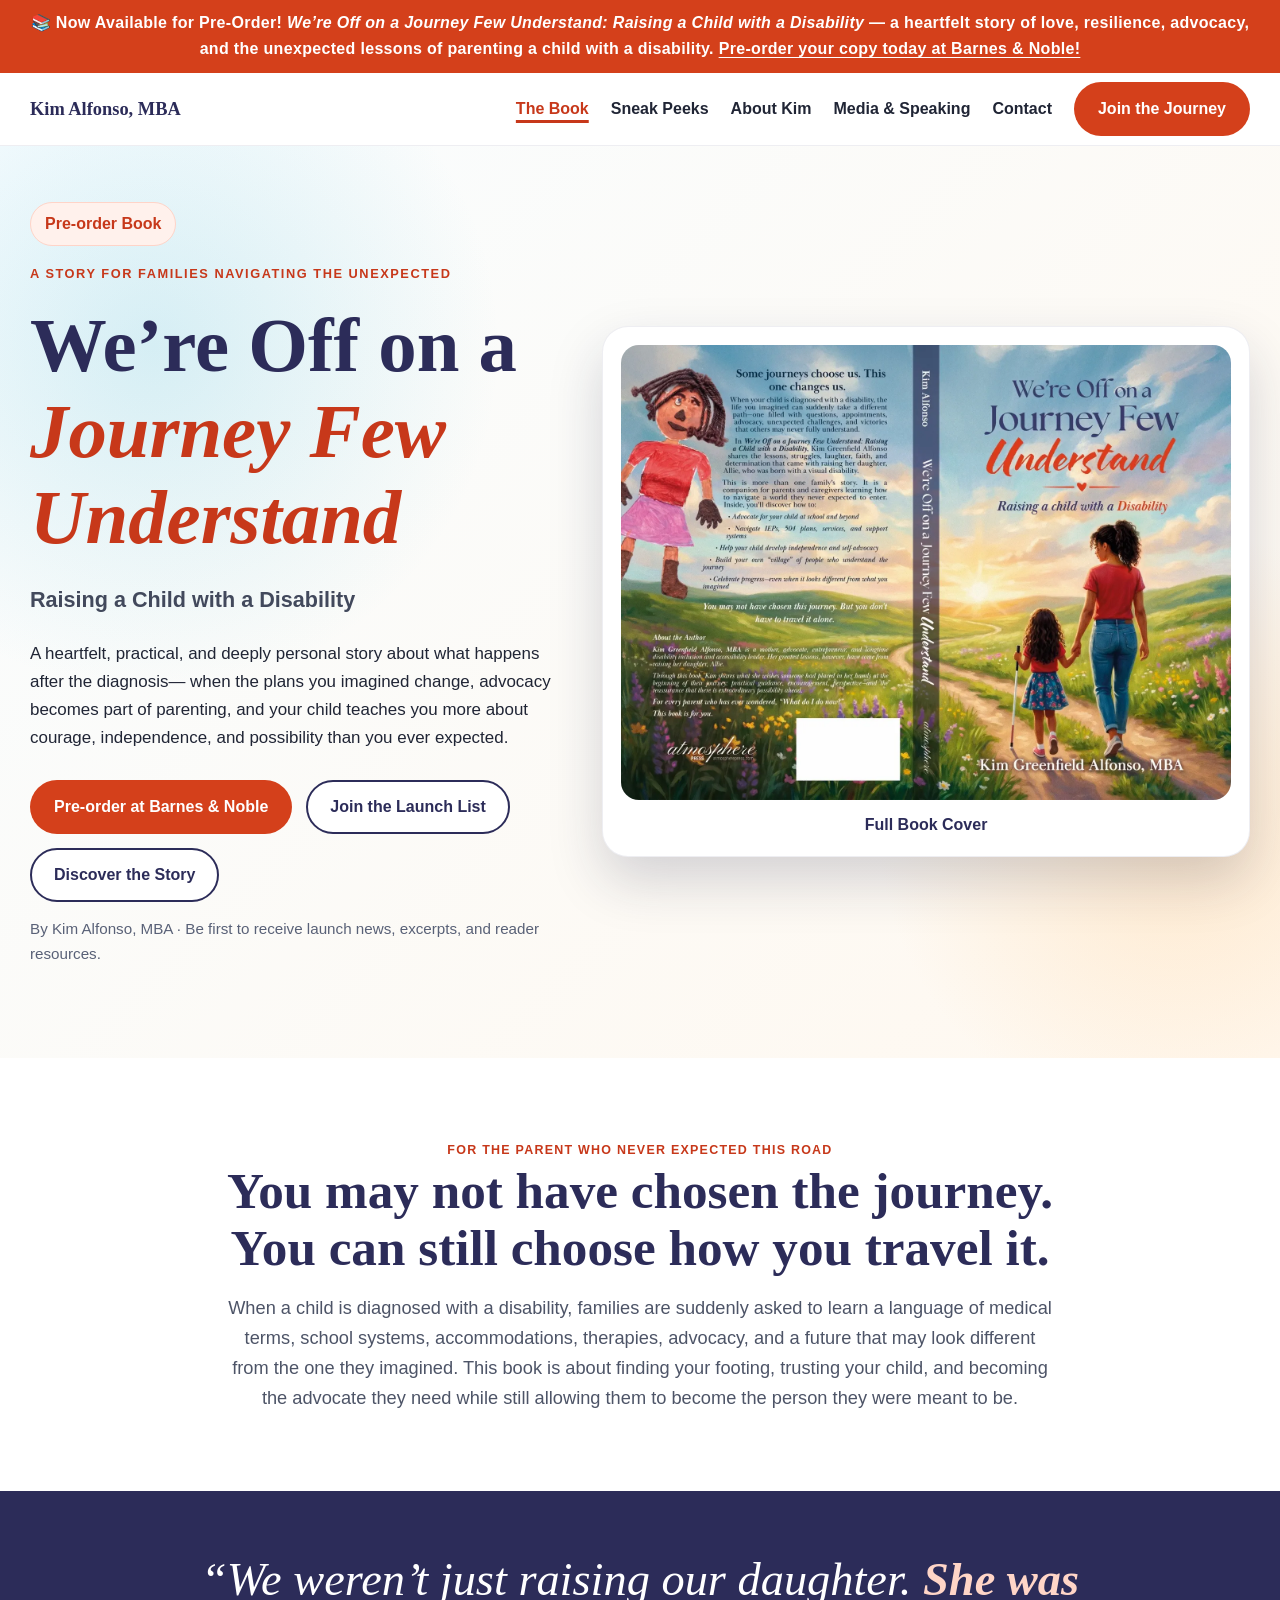
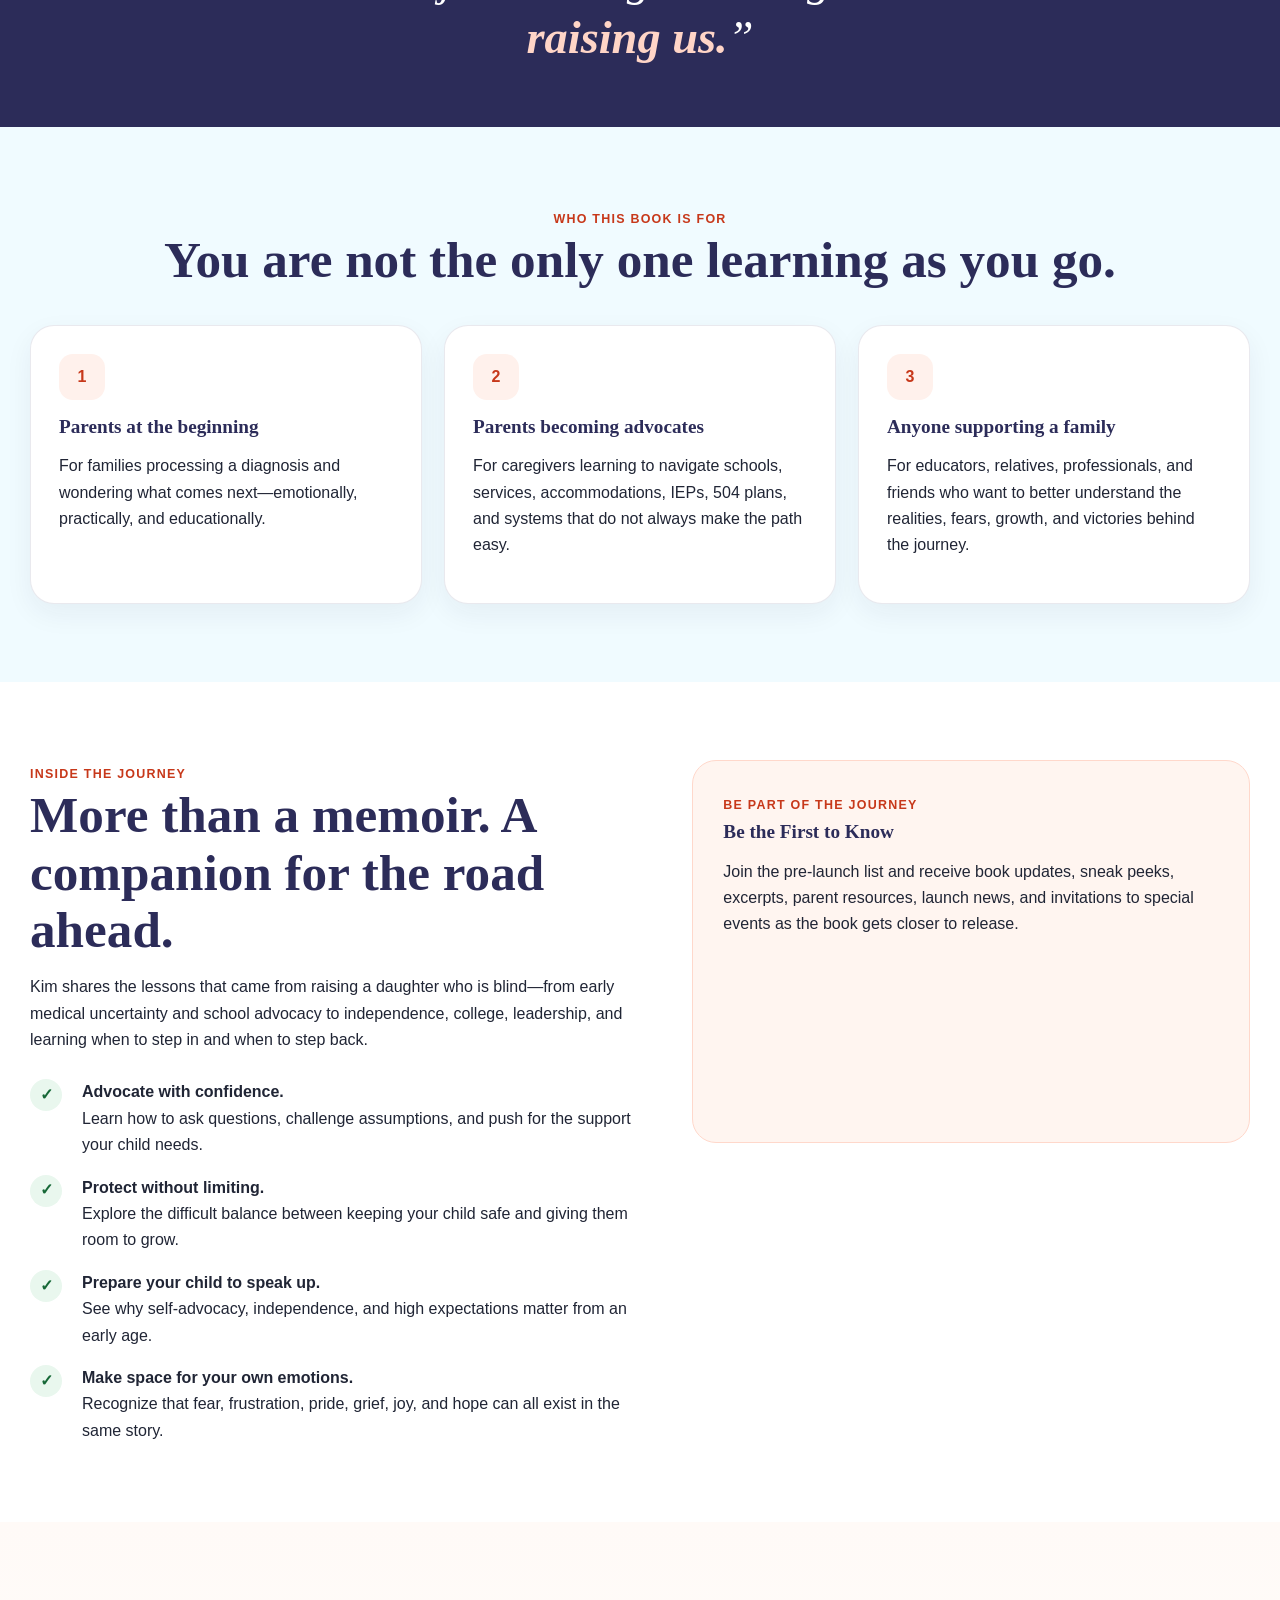
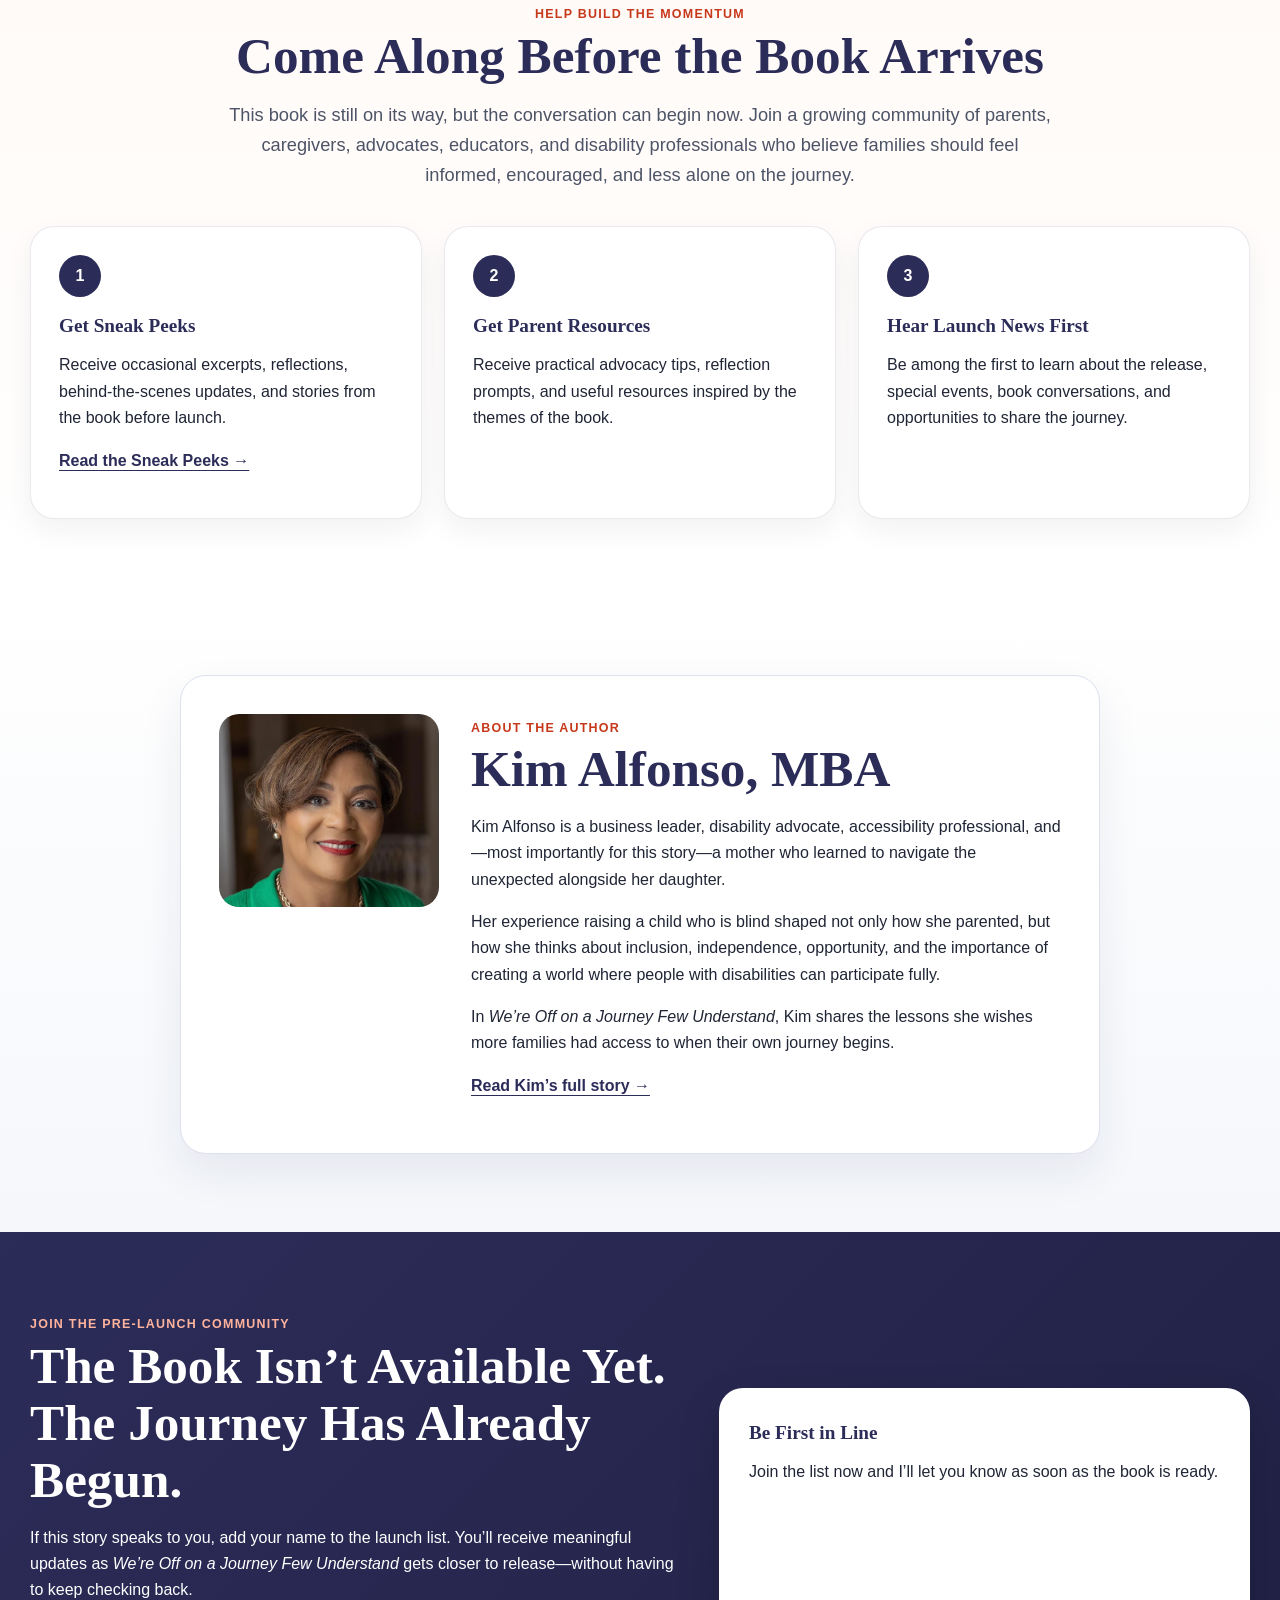
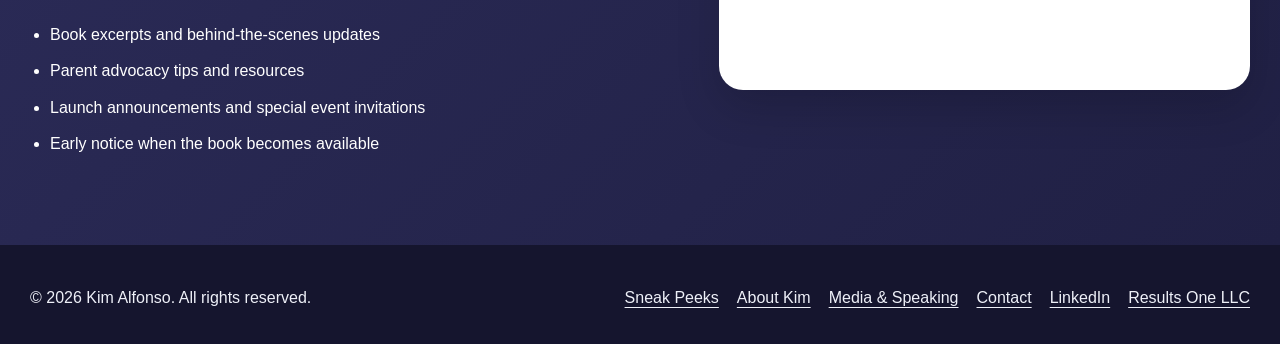
<file: index.html>
<!doctype html>
<html lang="en">
<head>
  <meta charset="utf-8">
  <meta name="viewport" content="width=device-width, initial-scale=1">
  <title>Pre-Order Now: We’re Off on a Journey Few Understand | Kim Alfonso</title>
  <meta name="description" content="Now available for pre-order: We’re Off on a Journey Few Understand: Raising a Child with a Disability by Kim Alfonso, MBA. Pre-order at Barnes &amp; Noble and join the journey for excerpts, resources, and launch news.">
  <link rel="canonical" href="https://kimgalfonso.com/">
  <meta property="og:type" content="website">
  <meta property="og:site_name" content="Kim Alfonso, MBA">
  <meta property="og:title" content="Pre-Order Now: We’re Off on a Journey Few Understand | Kim Alfonso">
  <meta property="og:description" content="Now available for pre-order: We’re Off on a Journey Few Understand: Raising a Child with a Disability by Kim Alfonso, MBA. Pre-order at Barnes &amp; Noble and join the journey for excerpts, resources, and launch news.">
  <meta property="og:url" content="https://kimgalfonso.com/">
  <meta property="og:image" content="https://kimgalfonso.com/assets/images/book-cover.webp">
  <meta name="twitter:card" content="summary_large_image">
  <meta name="theme-color" content="#2c2c59">
  <link rel="stylesheet" href="/assets/css/style.css">
  <script type="application/ld+json">
{
  "@context": "https://schema.org",
  "@graph": [
    {
      "@type": "WebSite",
      "name": "Kim Alfonso, MBA",
      "url": "https://kimgalfonso.com/"
    },
    {
      "@type": "Person",
      "name": "Kim Greenfield Alfonso",
      "alternateName": "Kim Alfonso",
      "honorificSuffix": "MBA",
      "url": "https://kimgalfonso.com/",
      "image": "https://kimgalfonso.com/assets/images/kim-alfonso.webp",
      "jobTitle": "Co-Founder & CEO",
      "worksFor": {
        "@type": "Organization",
        "name": "Results One LLC",
        "url": "https://www.resultsonellc.com/"
      },
      "alumniOf": [
        {
          "@type": "CollegeOrUniversity",
          "name": "The Wharton School of the University of Pennsylvania"
        },
        {
          "@type": "CollegeOrUniversity",
          "name": "Northwestern University, Kellogg School of Management"
        }
      ],
      "sameAs": [
        "https://www.linkedin.com/in/kim-greenfield-alfonso-mba"
      ],
      "@id": "https://kimgalfonso.com/#kim"
    },
    {
      "@type": "Book",
      "name": "We’re Off on a Journey Few Understand: Raising a Child with a Disability",
      "author": {
        "@id": "https://kimgalfonso.com/#kim"
      },
      "image": "https://kimgalfonso.com/assets/images/book-front.webp",
      "isbn": "9798901747391",
      "inLanguage": "en",
      "offers": {
        "@type": "Offer",
        "url": "https://www.barnesandnoble.com/w/were-off-on-a-journey-few-understand-kimberley-alfonso/1151755394?ean=9798901747391",
        "availability": "https://schema.org/PreOrder",
        "seller": {"@type": "Organization", "name": "Barnes & Noble"}
      }
    }
  ]
}
  </script>
</head>
<body>
<a class="skip-link" href="#main">Skip to main content</a>
<div class="announcement-bar"><span aria-hidden="true">📚 </span><strong>Now Available for Pre-Order!</strong> <em>We’re Off on a Journey Few Understand: Raising a Child with a Disability</em> — a heartfelt story of love, resilience, advocacy, and the unexpected lessons of parenting a child with a disability. <a href="https://www.barnesandnoble.com/w/were-off-on-a-journey-few-understand-kimberley-alfonso/1151755394?ean=9798901747391" target="_blank" rel="noopener">Pre-order your copy today at Barnes &amp; Noble!<span class="sr-only"> (opens in new window)</span></a></div>

<header>
  <div class="wrap nav">
    <a class="brand" href="/">Kim Alfonso, MBA</a>
    <nav class="navlinks" aria-label="Primary navigation">
      <a href="/" aria-current="page">The Book</a>
      <a href="/sneak-peeks">Sneak Peeks</a>
      <a href="/about">About Kim</a>
      <a href="/media">Media &amp; Speaking</a>
      <a href="/contact">Contact</a>
      <a class="btn btn-primary" href="/#join">Join the Journey</a>
    </nav>
  </div>
</header>

<main id="main">
  <section class="hero" id="top">
    <div class="wrap hero-grid">
      <div>
        <a class="coming-soon-badge" href="https://www.barnesandnoble.com/w/were-off-on-a-journey-few-understand-kimberley-alfonso/1151755394?ean=9798901747391" target="_blank" rel="noopener">Pre-order Book<span class="sr-only"> (opens in new window)</span></a>
        <span class="eyebrow">A story for families navigating the unexpected</span>
        <h1>We’re Off on a <span class="accent">Journey Few Understand</span></h1>
        <p class="subhead"><strong>Raising a Child with a Disability</strong></p>
        <p class="hero-copy">
          A heartfelt, practical, and deeply personal story about what happens after the diagnosis—
          when the plans you imagined change, advocacy becomes part of parenting, and your child
          teaches you more about courage, independence, and possibility than you ever expected.
        </p>
        <div class="cta-row">
          <a class="btn btn-primary" href="https://www.barnesandnoble.com/w/were-off-on-a-journey-few-understand-kimberley-alfonso/1151755394?ean=9798901747391" target="_blank" rel="noopener">Pre-order at Barnes &amp; Noble<span class="sr-only"> (opens in new window)</span></a>
          <a class="btn btn-secondary" href="/#join">Join the Launch List</a>
          <a class="btn btn-secondary" href="#about-book">Discover the Story</a>
        </div>
        <p class="mini-note">By Kim Alfonso, MBA · Be first to receive launch news, excerpts, and reader resources.</p>
      </div>

      <div class="book-showcase" aria-label="Connected front and back book cover image">
        <div class="book-wrap">
          <img src="/assets/images/book-cover.webp" width="1536" height="1144" alt="Wraparound book cover for We’re Off on a Journey Few Understand showing the back cover, spine, and front cover connected together">
          <div class="cover-caption">Full Book Cover</div>
        </div>
      </div>
    </div>
  </section>

  <section id="about-book">
    <div class="wrap center">
      <span class="section-kicker">For the parent who never expected this road</span>
      <h2>You may not have chosen the journey.<br>You can still choose how you travel it.</h2>
      <p class="lead">
        When a child is diagnosed with a disability, families are suddenly asked to learn a language of medical terms,
        school systems, accommodations, therapies, advocacy, and a future that may look different from the one they imagined.
        This book is about finding your footing, trusting your child, and becoming the advocate they need while still allowing
        them to become the person they were meant to be.
      </p>
    </div>
  </section>

  <section class="quote-band" aria-label="Featured quote">
    <div class="wrap">
      <blockquote>“We weren’t just raising our daughter. <strong>She was raising us.</strong>”</blockquote>
    </div>
  </section>

  <section class="audience">
    <div class="wrap">
      <div class="center">
        <span class="section-kicker">Who this book is for</span>
        <h2>You are not the only one learning as you go.</h2>
      </div>
      <div class="cards">
        <article class="card">
          <div class="icon" aria-hidden="true">1</div>
          <h3>Parents at the beginning</h3>
          <p>For families processing a diagnosis and wondering what comes next—emotionally, practically, and educationally.</p>
        </article>
        <article class="card">
          <div class="icon" aria-hidden="true">2</div>
          <h3>Parents becoming advocates</h3>
          <p>For caregivers learning to navigate schools, services, accommodations, IEPs, 504 plans, and systems that do not always make the path easy.</p>
        </article>
        <article class="card">
          <div class="icon" aria-hidden="true">3</div>
          <h3>Anyone supporting a family</h3>
          <p>For educators, relatives, professionals, and friends who want to better understand the realities, fears, growth, and victories behind the journey.</p>
        </article>
      </div>
    </div>
  </section>

  <section>
    <div class="wrap story-grid">
      <div>
        <span class="section-kicker">Inside the journey</span>
        <h2>More than a memoir. A companion for the road ahead.</h2>
        <p>
          Kim shares the lessons that came from raising a daughter who is blind—from early medical uncertainty and school advocacy
          to independence, college, leadership, and learning when to step in and when to step back.
        </p>
        <div class="feature-list">
          <div class="feature"><div class="check" aria-hidden="true">✓</div><div><strong>Advocate with confidence.</strong><br>Learn how to ask questions, challenge assumptions, and push for the support your child needs.</div></div>
          <div class="feature"><div class="check" aria-hidden="true">✓</div><div><strong>Protect without limiting.</strong><br>Explore the difficult balance between keeping your child safe and giving them room to grow.</div></div>
          <div class="feature"><div class="check" aria-hidden="true">✓</div><div><strong>Prepare your child to speak up.</strong><br>See why self-advocacy, independence, and high expectations matter from an early age.</div></div>
          <div class="feature"><div class="check" aria-hidden="true">✓</div><div><strong>Make space for your own emotions.</strong><br>Recognize that fear, frustration, pride, grief, joy, and hope can all exist in the same story.</div></div>
        </div>
      </div>

      <aside class="signup" aria-label="Book launch updates">
        <span class="section-kicker">Be part of the journey</span>
        <h3>Be the First to Know</h3>
        <p>
          Join the pre-launch list and receive book updates, sneak peeks, excerpts, parent resources,
          launch news, and invitations to special events as the book gets closer to release.
        </p>
        <iframe
            src="https://api.resultsonellc.com/widget/form/P0jtqP6eAruZMdJlVATz"
            style="width:100%;height:100%;border:none;border-radius:8px"
            id="inline-P0jtqP6eAruZMdJlVATz"
            data-layout="{'id':'INLINE'}"
            data-trigger-type="alwaysShow"
            data-trigger-value=""
            data-activation-type="alwaysActivated"
            data-activation-value=""
            data-deactivation-type="neverDeactivate"
            data-deactivation-value=""
            data-form-name="[First to Know] Raising a Child w/ a Disability Book Launch"
            data-height="663"
            data-layout-iframe-id="inline-P0jtqP6eAruZMdJlVATz"
            data-form-id="P0jtqP6eAruZMdJlVATz"
            data-cookie-consent="true"
            data-cookie-consent-provider="auto"
            title="[First to Know] Raising a Child w/ a Disability Book Launch">
        </iframe>
        <script src="https://api.resultsonellc.com/js/form_embed.js"></script>
      </aside>
    </div>
  </section>


  <section class="momentum" aria-labelledby="momentum-heading">
    <div class="wrap">
      <div class="center">
        <span class="section-kicker">Help build the momentum</span>
        <h2 id="momentum-heading">Come Along Before the Book Arrives</h2>
        <p class="lead">
          This book is still on its way, but the conversation can begin now. Join a growing community
          of parents, caregivers, advocates, educators, and disability professionals who believe families
          should feel informed, encouraged, and less alone on the journey.
        </p>
      </div>
      <div class="momentum-grid">
        <article class="momentum-card">
          <div class="num" aria-hidden="true">1</div>
          <h3>Get Sneak Peeks</h3>
          <p>Receive occasional excerpts, reflections, behind-the-scenes updates, and stories from the book before launch.</p>
          <p><a class="text-link" href="/sneak-peeks">Read the Sneak Peeks →</a></p>
        </article>
        <article class="momentum-card">
          <div class="num" aria-hidden="true">2</div>
          <h3>Get Parent Resources</h3>
          <p>Receive practical advocacy tips, reflection prompts, and useful resources inspired by the themes of the book.</p>
        </article>
        <article class="momentum-card">
          <div class="num" aria-hidden="true">3</div>
          <h3>Hear Launch News First</h3>
          <p>Be among the first to learn about the release, special events, book conversations, and opportunities to share the journey.</p>
        </article>
      </div>
    </div>
  </section>

  <section class="author" id="author">
    <div class="wrap">
      <div class="author-card with-photo">
        <img src="/assets/images/kim-alfonso.webp" width="600" height="525" alt="Kim Alfonso, MBA" loading="lazy">
        <div>
          <span class="section-kicker">About the author</span>
          <h2>Kim Alfonso, MBA</h2>
          <p>Kim Alfonso is a business leader, disability advocate, accessibility professional, and—most importantly for this story—a mother who learned to navigate the unexpected alongside her daughter.</p>
          <p>Her experience raising a child who is blind shaped not only how she parented, but how she thinks about inclusion, independence, opportunity, and the importance of creating a world where people with disabilities can participate fully.</p>
          <p>In <em>We’re Off on a Journey Few Understand</em>, Kim shares the lessons she wishes more families had access to when their own journey begins.</p>
          <p><a class="text-link" href="/about">Read Kim’s full story →</a></p>
        </div>
      </div>
    </div>
  </section>

  <section class="prelaunch-cta" id="join">
    <div class="wrap prelaunch-box">
      <div>
        <span class="section-kicker">Join the pre-launch community</span>
        <h2>The Book Isn’t Available Yet. The Journey Has Already Begun.</h2>
        <p>
          If this story speaks to you, add your name to the launch list. You’ll receive meaningful updates
          as <em>We’re Off on a Journey Few Understand</em> gets closer to release—without having to keep checking back.
        </p>
        <ul class="prelaunch-list">
          <li>Book excerpts and behind-the-scenes updates</li>
          <li>Parent advocacy tips and resources</li>
          <li>Launch announcements and special event invitations</li>
          <li>Early notice when the book becomes available</li>
        </ul>
      </div>
      <div class="prelaunch-card">
        <h3>Be First in Line</h3>
        <p>Join the list now and I’ll let you know as soon as the book is ready.</p>
        <!-- REVIEW/FAMILIARIZATION ONLY -- not confirmed with Venus or GoHighLevel.
             Instance #2, using the ID exactly as Venus supplied it (unsuffixed). -->
        <iframe
            src="https://api.resultsonellc.com/widget/form/gLVW6p17V1qoGWrkM9WA"
            style="width:100%;height:100%;border:none;border-radius:8px"
            id="inline-gLVW6p17V1qoGWrkM9WA"
            data-layout="{'id':'INLINE'}"
            data-trigger-type="alwaysShow"
            data-trigger-value=""
            data-activation-type="alwaysActivated"
            data-activation-value=""
            data-deactivation-type="neverDeactivate"
            data-deactivation-value=""
            data-form-name="Raising a Child with a Disability Book Launch List"
            data-height="undefined"
            data-layout-iframe-id="inline-gLVW6p17V1qoGWrkM9WA"
            data-form-id="gLVW6p17V1qoGWrkM9WA"
            data-cookie-consent="true"
            data-cookie-consent-provider="auto"
            title="Raising a Child with a Disability Book Launch List (bottom)">
        </iframe>
        <script src="https://api.resultsonellc.com/js/form_embed.js"></script>
      </div>
    </div>
  </section>
</main>

<footer>
  <div class="wrap foot">
    <div>© 2026 Kim Alfonso. All rights reserved.</div>
    <nav aria-label="Footer">
      <ul class="foot-links">
        <li><a href="/sneak-peeks">Sneak Peeks</a></li>
        <li><a href="/about">About Kim</a></li>
        <li><a href="/media">Media &amp; Speaking</a></li>
        <li><a href="/contact">Contact</a></li>
        <li><a href="https://www.linkedin.com/in/kim-greenfield-alfonso-mba" target="_blank" rel="noopener">LinkedIn<span class="sr-only"> (opens in new window)</span></a></li>
        <li><a href="https://www.resultsonellc.com/" target="_blank" rel="noopener">Results One LLC<span class="sr-only"> (opens in new window)</span></a></li>
      </ul>
    </nav>
  </div>
</footer>
</body>
</html>
</file>
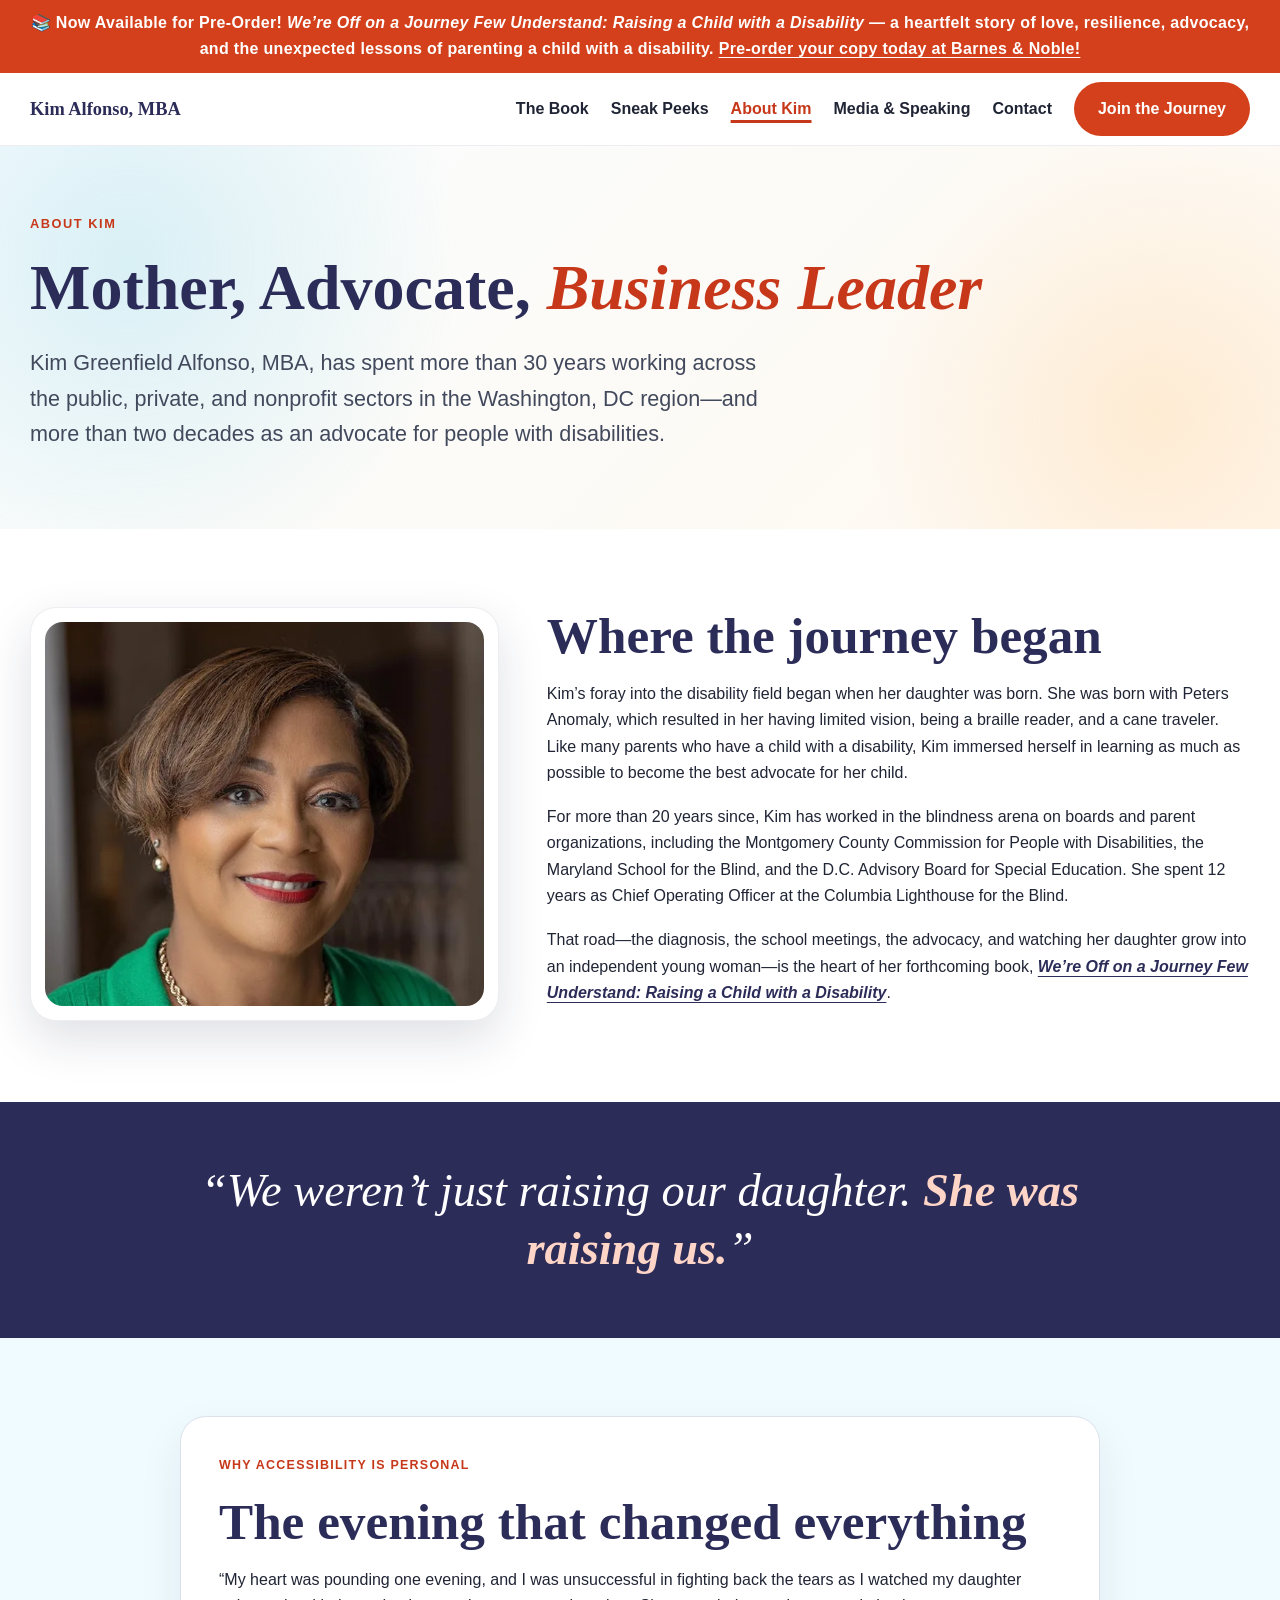
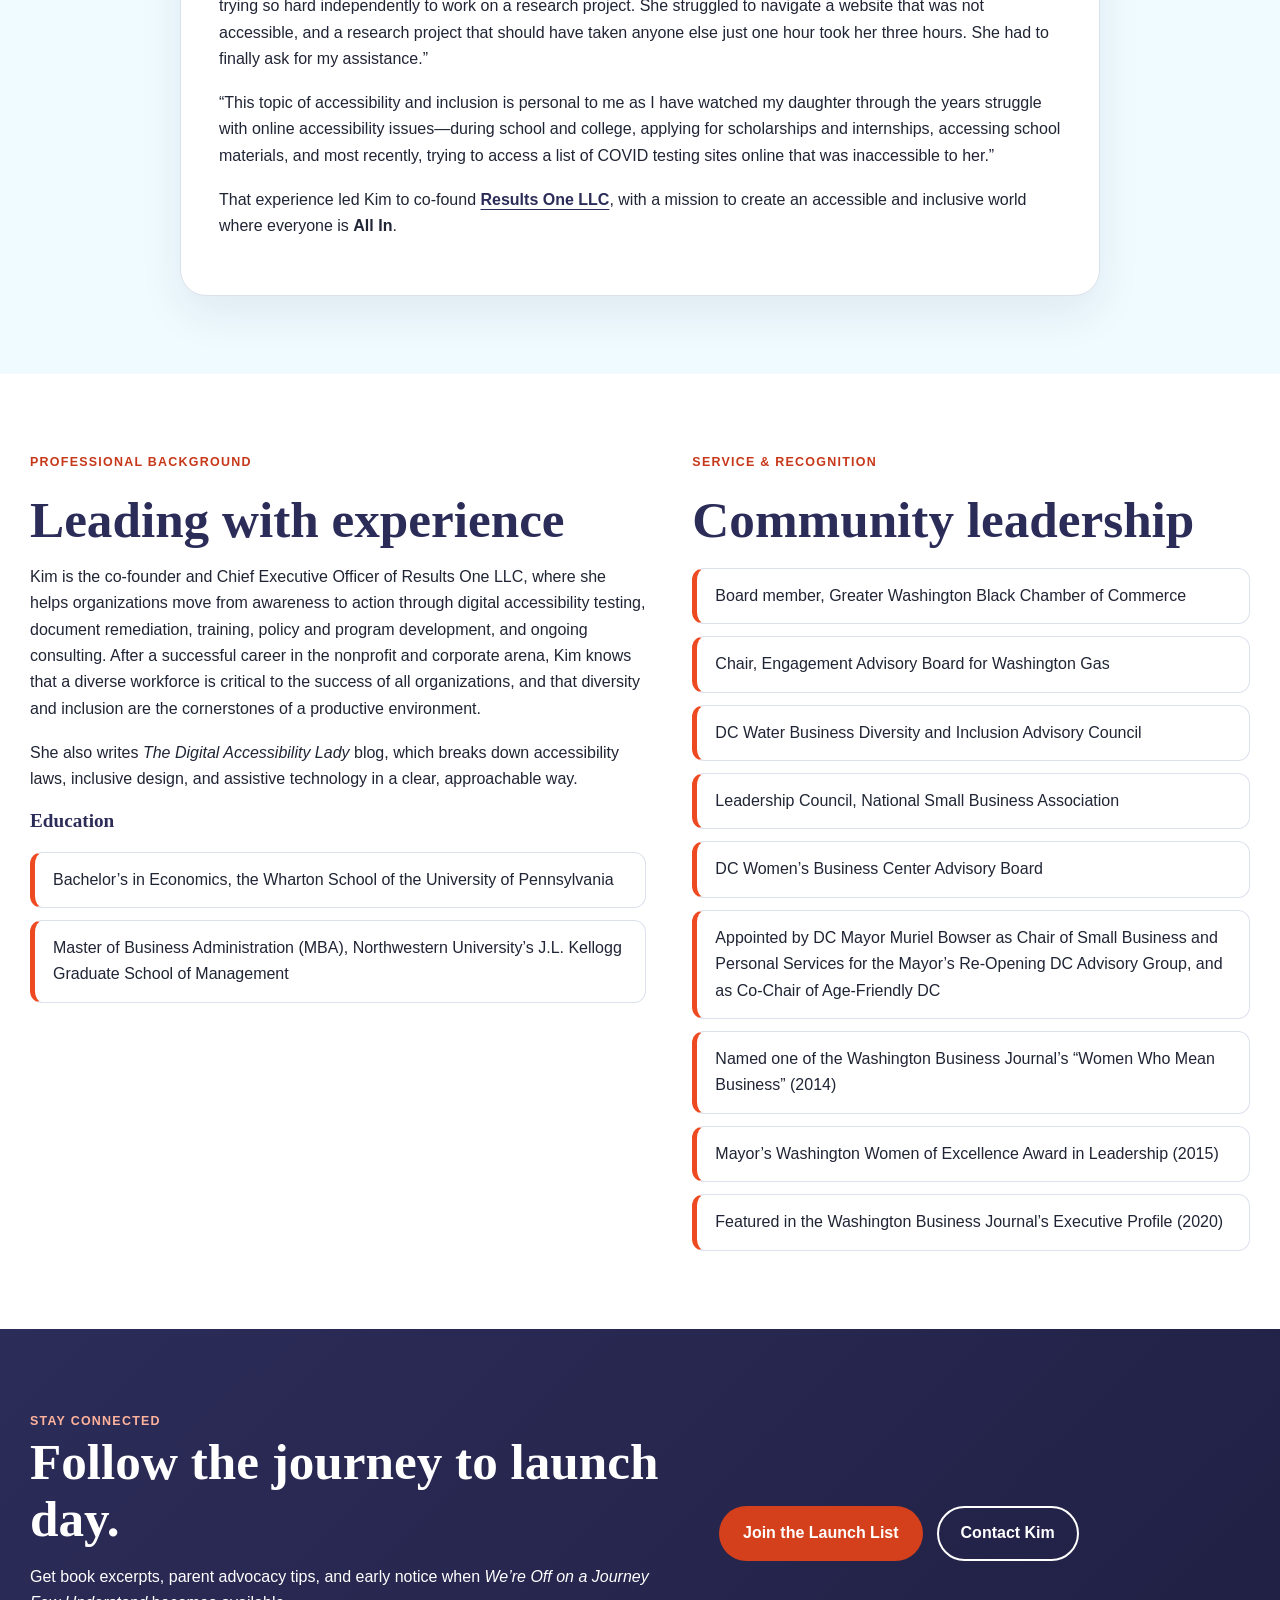
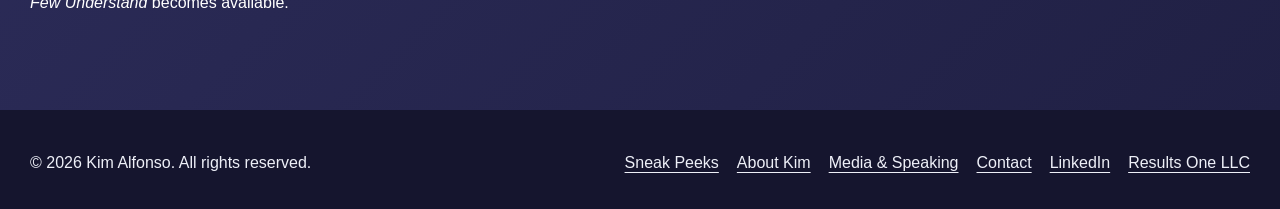
<file: about.html>
<!doctype html>
<html lang="en">
<head>
  <meta charset="utf-8">
  <meta name="viewport" content="width=device-width, initial-scale=1">
  <title>About Kim Alfonso, MBA | Author, Advocate &amp; Business Leader</title>
  <meta name="description" content="Kim Greenfield Alfonso, MBA, is a mother, disability advocate, accessibility expert, and co-founder and CEO of Results One LLC. Learn the story behind her forthcoming book.">
  <link rel="canonical" href="https://kimgalfonso.com/about">
  <meta property="og:type" content="website">
  <meta property="og:site_name" content="Kim Alfonso, MBA">
  <meta property="og:title" content="About Kim Alfonso, MBA | Author, Advocate &amp; Business Leader">
  <meta property="og:description" content="Kim Greenfield Alfonso, MBA, is a mother, disability advocate, accessibility expert, and co-founder and CEO of Results One LLC. Learn the story behind her forthcoming book.">
  <meta property="og:url" content="https://kimgalfonso.com/about">
  <meta property="og:image" content="https://kimgalfonso.com/assets/images/book-cover.webp">
  <meta name="twitter:card" content="summary_large_image">
  <meta name="theme-color" content="#2c2c59">
  <link rel="stylesheet" href="/assets/css/style.css">
  <script type="application/ld+json">
{
  "@context": "https://schema.org",
  "@type": "Person",
  "name": "Kim Greenfield Alfonso",
  "alternateName": "Kim Alfonso",
  "honorificSuffix": "MBA",
  "url": "https://kimgalfonso.com/",
  "image": "https://kimgalfonso.com/assets/images/kim-alfonso.webp",
  "jobTitle": "Co-Founder & CEO",
  "worksFor": {
    "@type": "Organization",
    "name": "Results One LLC",
    "url": "https://www.resultsonellc.com/"
  },
  "alumniOf": [
    {
      "@type": "CollegeOrUniversity",
      "name": "The Wharton School of the University of Pennsylvania"
    },
    {
      "@type": "CollegeOrUniversity",
      "name": "Northwestern University, Kellogg School of Management"
    }
  ],
  "sameAs": [
    "https://www.linkedin.com/in/kim-greenfield-alfonso-mba"
  ]
}
  </script>
</head>
<body>
<a class="skip-link" href="#main">Skip to main content</a>
<div class="announcement-bar"><span aria-hidden="true">📚 </span><strong>Now Available for Pre-Order!</strong> <em>We’re Off on a Journey Few Understand: Raising a Child with a Disability</em> — a heartfelt story of love, resilience, advocacy, and the unexpected lessons of parenting a child with a disability. <a href="https://www.barnesandnoble.com/w/were-off-on-a-journey-few-understand-kimberley-alfonso/1151755394?ean=9798901747391" target="_blank" rel="noopener">Pre-order your copy today at Barnes &amp; Noble!<span class="sr-only"> (opens in new window)</span></a></div>

<header>
  <div class="wrap nav">
    <a class="brand" href="/">Kim Alfonso, MBA</a>
    <nav class="navlinks" aria-label="Primary navigation">
      <a href="/">The Book</a>
      <a href="/sneak-peeks">Sneak Peeks</a>
      <a href="/about" aria-current="page">About Kim</a>
      <a href="/media">Media &amp; Speaking</a>
      <a href="/contact">Contact</a>
      <a class="btn btn-primary" href="/#join">Join the Journey</a>
    </nav>
  </div>
</header>

<main id="main">
  <section class="page-hero">
    <div class="wrap">
      <span class="eyebrow">About Kim</span>
      <h1>Mother, Advocate, <span class="accent">Business Leader</span></h1>
      <p class="subhead">Kim Greenfield Alfonso, MBA, has spent more than 30 years working across the public, private, and nonprofit sectors in the Washington, DC region—and more than two decades as an advocate for people with disabilities.</p>
    </div>
  </section>

  <section>
    <div class="wrap bio-grid">
      <div class="portrait">
        <img src="/assets/images/kim-alfonso.webp" width="600" height="525" alt="Kim Alfonso, MBA">
      </div>
      <div class="prose">
        <h2>Where the journey began</h2>
        <p>Kim’s foray into the disability field began when her daughter was born. She was born with Peters Anomaly, which resulted in her having limited vision, being a braille reader, and a cane traveler. Like many parents who have a child with a disability, Kim immersed herself in learning as much as possible to become the best advocate for her child.</p>
        <p>For more than 20 years since, Kim has worked in the blindness arena on boards and parent organizations, including the Montgomery County Commission for People with Disabilities, the Maryland School for the Blind, and the D.C. Advisory Board for Special Education. She spent 12 years as Chief Operating Officer at the Columbia Lighthouse for the Blind.</p>
        <p>That road—the diagnosis, the school meetings, the advocacy, and watching her daughter grow into an independent young woman—is the heart of her forthcoming book, <a class="text-link" href="/"><em>We’re Off on a Journey Few Understand: Raising a Child with a Disability</em></a>.</p>
      </div>
    </div>
  </section>

  <section class="quote-band" aria-label="Featured quote">
    <div class="wrap">
      <blockquote>“We weren’t just raising our daughter. <strong>She was raising us.</strong>”</blockquote>
    </div>
  </section>

  <section class="alt-band">
    <div class="wrap">
      <div class="story-card prose">
        <span class="section-kicker">Why accessibility is personal</span>
        <h2>The evening that changed everything</h2>
        <p>“My heart was pounding one evening, and I was unsuccessful in fighting back the tears as I watched my daughter trying so hard independently to work on a research project. She struggled to navigate a website that was not accessible, and a research project that should have taken anyone else just one hour took her three hours. She had to finally ask for my assistance.”</p>
        <p>“This topic of accessibility and inclusion is personal to me as I have watched my daughter through the years struggle with online accessibility issues—during school and college, applying for scholarships and internships, accessing school materials, and most recently, trying to access a list of COVID testing sites online that was inaccessible to her.”</p>
        <p>That experience led Kim to co-found <a class="text-link" href="https://www.resultsonellc.com/" target="_blank" rel="noopener">Results One LLC<span class="sr-only"> (opens in new window)</span></a>, with a mission to create an accessible and inclusive world where everyone is <strong>All In</strong>.</p>
      </div>
    </div>
  </section>

  <section>
    <div class="wrap story-grid">
      <div class="prose">
        <span class="section-kicker">Professional background</span>
        <h2>Leading with experience</h2>
        <p>Kim is the co-founder and Chief Executive Officer of Results One LLC, where she helps organizations move from awareness to action through digital accessibility testing, document remediation, training, policy and program development, and ongoing consulting. After a successful career in the nonprofit and corporate arena, Kim knows that a diverse workforce is critical to the success of all organizations, and that diversity and inclusion are the cornerstones of a productive environment.</p>
        <p>She also writes <em>The Digital Accessibility Lady</em> blog, which breaks down accessibility laws, inclusive design, and assistive technology in a clear, approachable way.</p>
        <h3>Education</h3>
        <ul class="fact-list">
          <li>Bachelor’s in Economics, the Wharton School of the University of Pennsylvania</li>
          <li>Master of Business Administration (MBA), Northwestern University’s J.L. Kellogg Graduate School of Management</li>
        </ul>
      </div>
      <div class="prose">
        <span class="section-kicker">Service &amp; recognition</span>
        <h2>Community leadership</h2>
        <ul class="fact-list">
          <li>Board member, Greater Washington Black Chamber of Commerce</li>
          <li>Chair, Engagement Advisory Board for Washington Gas</li>
          <li>DC Water Business Diversity and Inclusion Advisory Council</li>
          <li>Leadership Council, National Small Business Association</li>
          <li>DC Women’s Business Center Advisory Board</li>
          <li>Appointed by DC Mayor Muriel Bowser as Chair of Small Business and Personal Services for the Mayor’s Re-Opening DC Advisory Group, and as Co-Chair of Age-Friendly DC</li>
          <li>Named one of the Washington Business Journal’s “Women Who Mean Business” (2014)</li>
          <li>Mayor’s Washington Women of Excellence Award in Leadership (2015)</li>
          <li>Featured in the Washington Business Journal’s Executive Profile (2020)</li>
        </ul>
      </div>
    </div>
  </section>

  <section class="prelaunch-cta">
    <div class="wrap prelaunch-box">
      <div>
        <span class="section-kicker">Stay connected</span>
        <h2>Follow the journey to launch day.</h2>
        <p>Get book excerpts, parent advocacy tips, and early notice when <em>We’re Off on a Journey Few Understand</em> becomes available.</p>
      </div>
      <div class="cta-row">
        <a class="btn btn-primary" href="/#join">Join the Launch List</a>
        <a class="btn btn-secondary" href="/contact">Contact Kim</a>
      </div>
    </div>
  </section>
</main>

<footer>
  <div class="wrap foot">
    <div>© 2026 Kim Alfonso. All rights reserved.</div>
    <nav aria-label="Footer">
      <ul class="foot-links">
        <li><a href="/sneak-peeks">Sneak Peeks</a></li>
        <li><a href="/about">About Kim</a></li>
        <li><a href="/media">Media &amp; Speaking</a></li>
        <li><a href="/contact">Contact</a></li>
        <li><a href="https://www.linkedin.com/in/kim-greenfield-alfonso-mba" target="_blank" rel="noopener">LinkedIn<span class="sr-only"> (opens in new window)</span></a></li>
        <li><a href="https://www.resultsonellc.com/" target="_blank" rel="noopener">Results One LLC<span class="sr-only"> (opens in new window)</span></a></li>
      </ul>
    </nav>
  </div>
</footer>
</body>
</html>
</file>
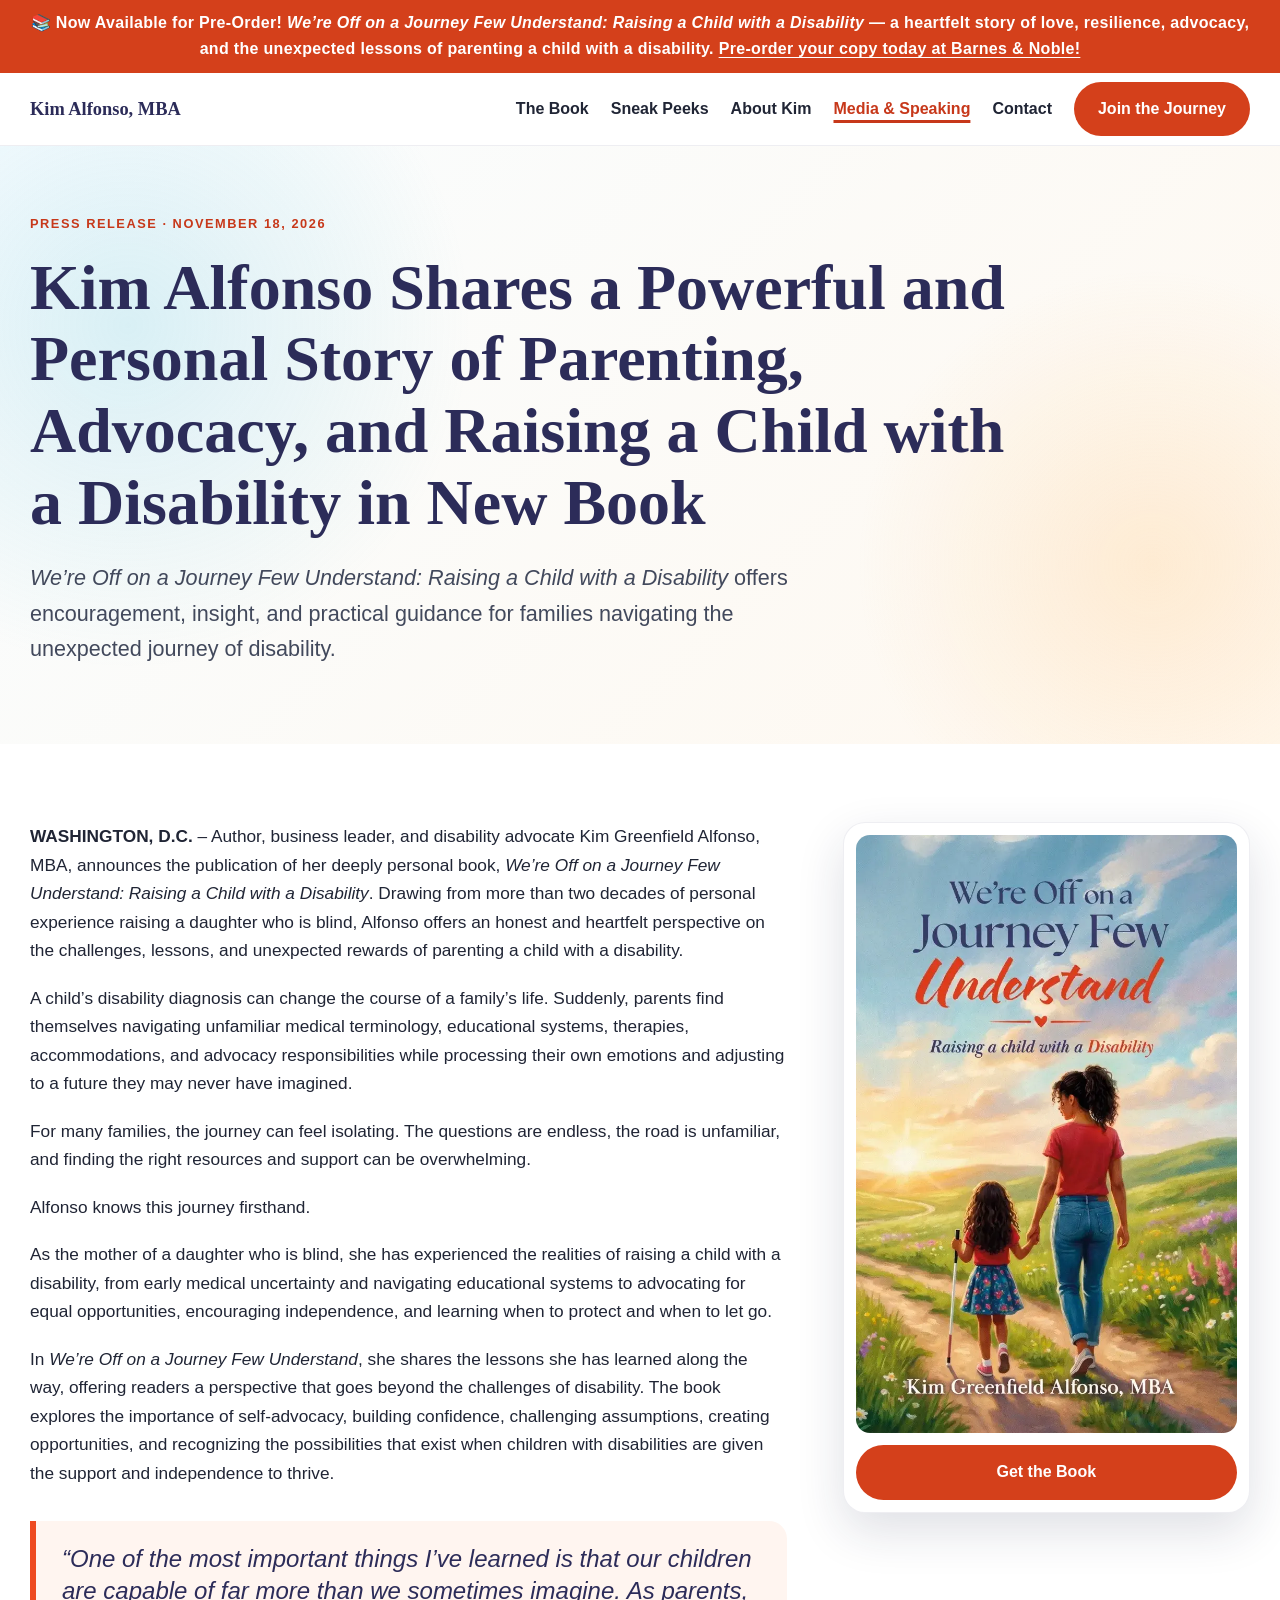
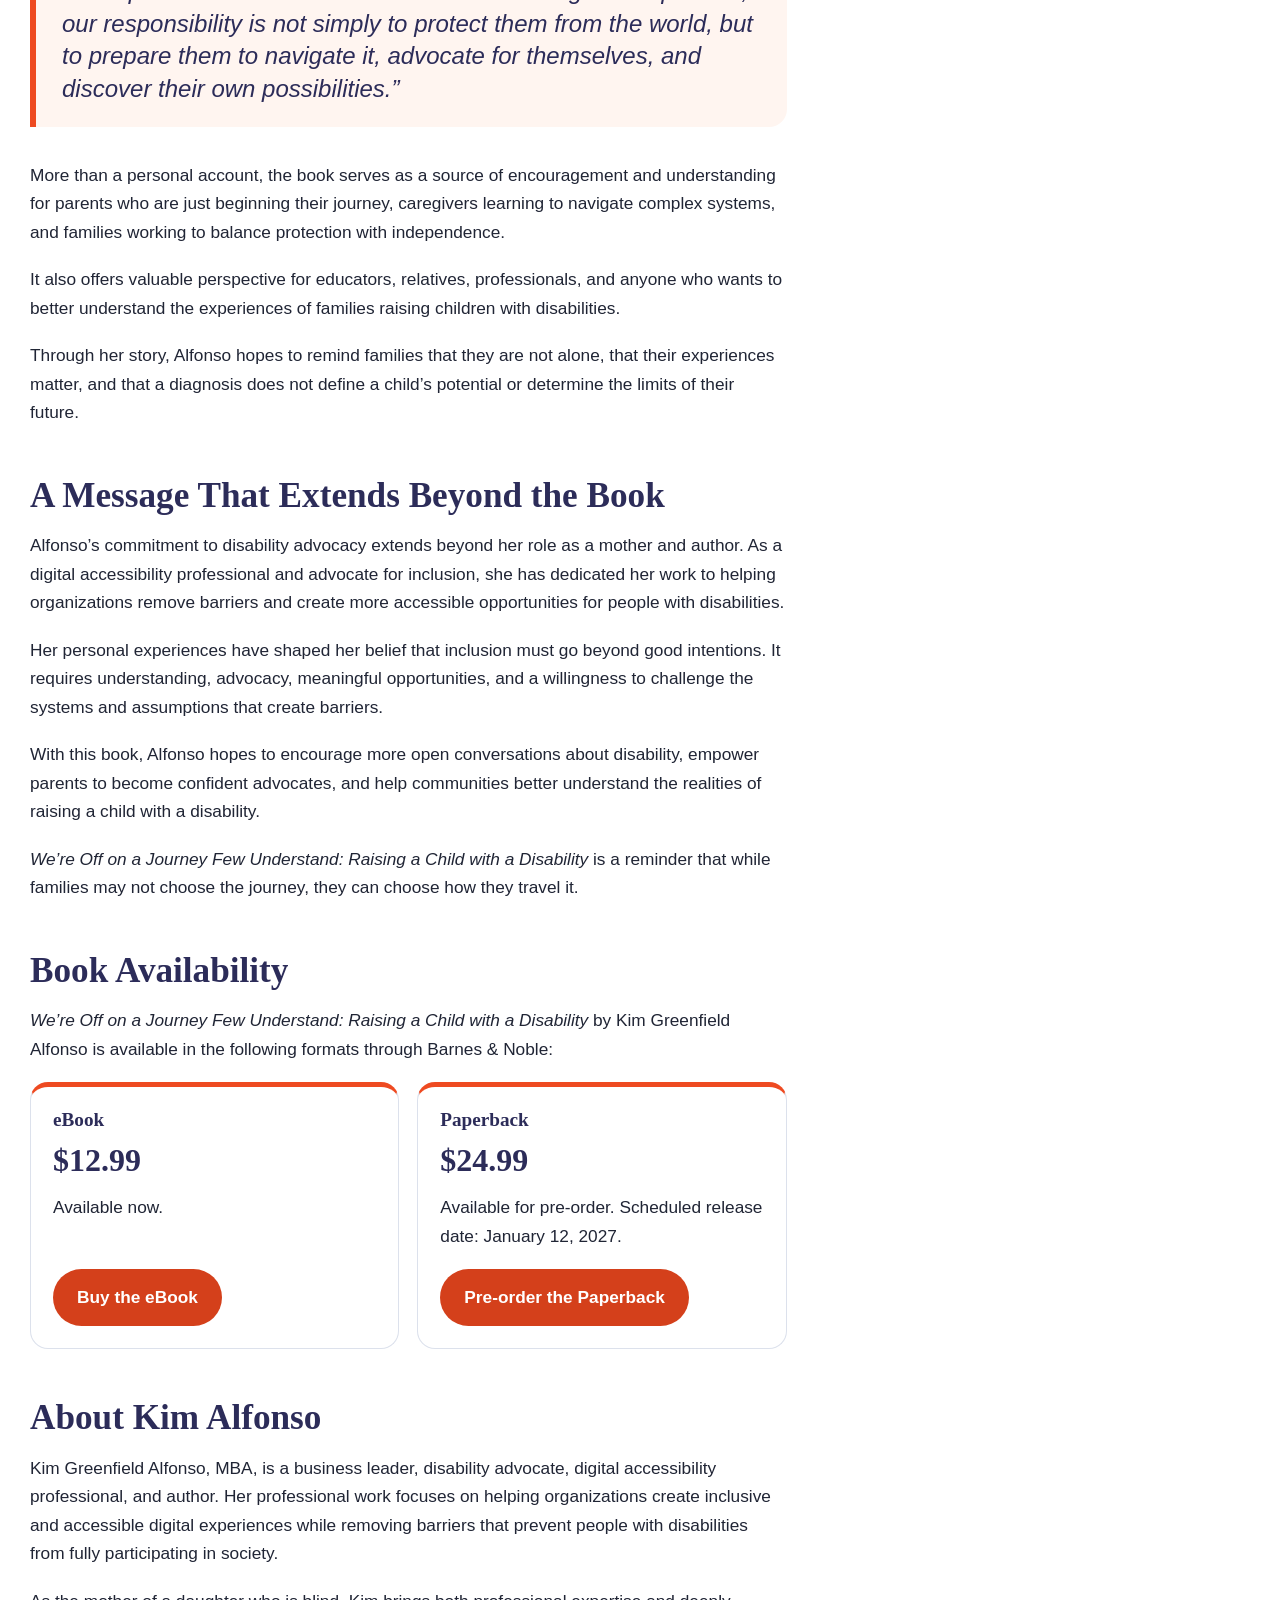
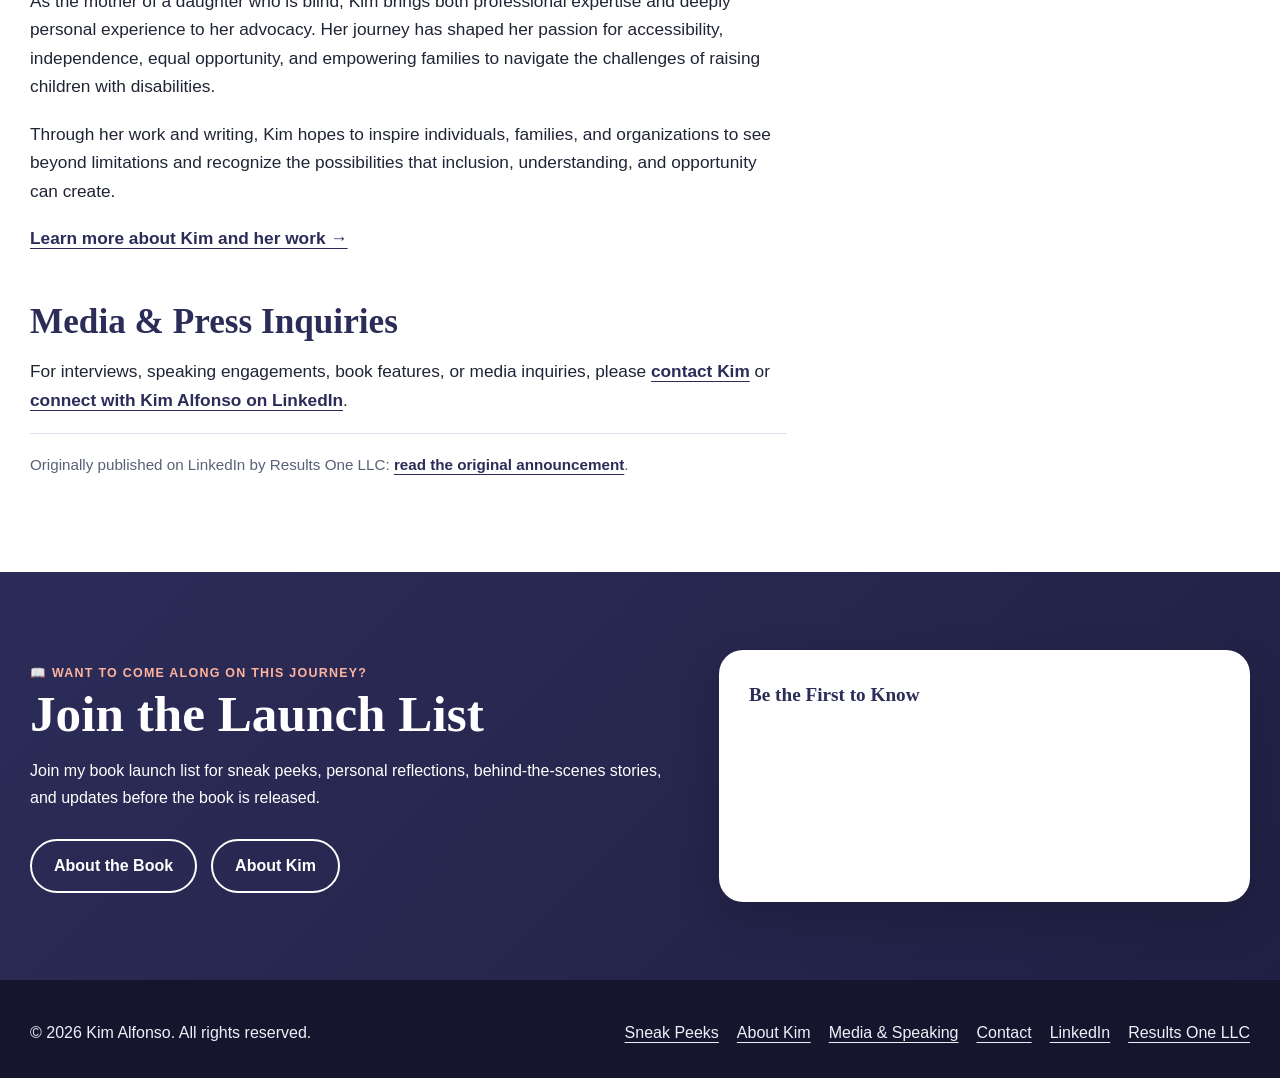
<file: book-announcement.html>
<!doctype html>
<html lang="en">
<head>
  <meta charset="utf-8">
  <meta name="viewport" content="width=device-width, initial-scale=1">
  <title>Kim Alfonso Shares a Powerful and Personal Story of Parenting, Advocacy, and Raising a Child with a Disability in New Book | Kim Alfonso</title>
  <meta name="description" content="&quot;We’re Off on a Journey Few Understand: Raising a Child with a Disability&quot; offers encouragement, insight, and practical guidance for families navigating the unexpected journey of disability.">
  <link rel="canonical" href="https://kimgalfonso.com/book-announcement">
  <meta property="og:type" content="article">
  <meta property="og:site_name" content="Kim Alfonso, MBA">
  <meta property="og:title" content="Kim Alfonso Shares a Powerful and Personal Story of Parenting, Advocacy, and Raising a Child with a Disability in New Book | Kim Alfonso">
  <meta property="og:description" content="&quot;We’re Off on a Journey Few Understand: Raising a Child with a Disability&quot; offers encouragement, insight, and practical guidance for families navigating the unexpected journey of disability.">
  <meta property="og:url" content="https://kimgalfonso.com/book-announcement">
  <meta property="og:image" content="https://kimgalfonso.com/assets/images/book-cover.webp">
  <meta name="twitter:card" content="summary_large_image">
  <meta name="theme-color" content="#2c2c59">
  <link rel="stylesheet" href="/assets/css/style.css">
  <script type="application/ld+json">
{
  "@context": "https://schema.org",
  "@type": "NewsArticle",
  "headline": "Kim Alfonso Shares a Powerful and Personal Story of Parenting, Advocacy, and Raising a Child with a Disability in New Book",
  "description": "“We’re Off on a Journey Few Understand: Raising a Child with a Disability” offers encouragement, insight, and practical guidance for families navigating the unexpected journey of disability.",
  "url": "https://kimgalfonso.com/book-announcement",
  "image": "https://kimgalfonso.com/assets/images/book-cover.webp",
  "datePublished": "2026-11-18",
  "author": {
    "@type": "Organization",
    "name": "Results One LLC"
  },
  "about": {
    "@type": "Book",
    "name": "We’re Off on a Journey Few Understand: Raising a Child with a Disability",
    "author": {
      "@type": "Person",
      "name": "Kim Greenfield Alfonso",
      "url": "https://kimgalfonso.com/about"
    },
    "workExample": [
      {
        "@type": "Book",
        "bookFormat": "https://schema.org/EBook",
        "isbn": "9798901749418",
        "offers": {
          "@type": "Offer",
          "price": "12.99",
          "priceCurrency": "USD",
          "availability": "https://schema.org/InStock",
          "url": "https://www.barnesandnoble.com/w/were-off-on-a-journey-few-understand-kimberley-alfonso/1151755394?ean=9798901749418"
        }
      },
      {
        "@type": "Book",
        "bookFormat": "https://schema.org/Paperback",
        "isbn": "9798901747391",
        "datePublished": "2027-01-12",
        "offers": {
          "@type": "Offer",
          "price": "24.99",
          "priceCurrency": "USD",
          "availability": "https://schema.org/PreOrder",
          "url": "https://www.barnesandnoble.com/w/were-off-on-a-journey-few-understand-kimberley-alfonso/1151755394?ean=9798901747391"
        }
      }
    ]
  },
  "isBasedOn": "https://www.linkedin.com/pulse/kim-alfonso-shares-powerful-personal-story-parenting-advocacy-yfjye"
}
  </script>
</head>
<body>
<a class="skip-link" href="#main">Skip to main content</a>
<div class="announcement-bar"><span aria-hidden="true">📚 </span><strong>Now Available for Pre-Order!</strong> <em>We’re Off on a Journey Few Understand: Raising a Child with a Disability</em> — a heartfelt story of love, resilience, advocacy, and the unexpected lessons of parenting a child with a disability. <a href="https://www.barnesandnoble.com/w/were-off-on-a-journey-few-understand-kimberley-alfonso/1151755394?ean=9798901747391" target="_blank" rel="noopener">Pre-order your copy today at Barnes &amp; Noble!<span class="sr-only"> (opens in new window)</span></a></div>

<header>
  <div class="wrap nav">
    <a class="brand" href="/">Kim Alfonso, MBA</a>
    <nav class="navlinks" aria-label="Primary navigation">
      <a href="/">The Book</a>
      <a href="/sneak-peeks">Sneak Peeks</a>
      <a href="/about">About Kim</a>
      <a href="/media" aria-current="page">Media &amp; Speaking</a>
      <a href="/contact">Contact</a>
      <a class="btn btn-primary" href="/#join">Join the Journey</a>
    </nav>
  </div>
</header>

<main id="main">
  <article>
    <section class="page-hero">
      <div class="wrap">
        <span class="eyebrow">Press Release · November 18, 2026</span>
        <h1 class="press-title">Kim Alfonso Shares a Powerful and Personal Story of Parenting, Advocacy, and Raising a Child with a Disability in New Book</h1>
        <p class="subhead"><em>We’re Off on a Journey Few Understand: Raising a Child with a Disability</em> offers encouragement, insight, and practical guidance for families navigating the unexpected journey of disability.</p>
      </div>
    </section>

    <section>
      <div class="wrap peek-grid">
        <div class="prose press-body">
          <p><strong>WASHINGTON, D.C.</strong> – Author, business leader, and disability advocate Kim Greenfield Alfonso, MBA, announces the publication of her deeply personal book, <em>We’re Off on a Journey Few Understand: Raising a Child with a Disability</em>. Drawing from more than two decades of personal experience raising a daughter who is blind, Alfonso offers an honest and heartfelt perspective on the challenges, lessons, and unexpected rewards of parenting a child with a disability.</p>
          <p>A child’s disability diagnosis can change the course of a family’s life. Suddenly, parents find themselves navigating unfamiliar medical terminology, educational systems, therapies, accommodations, and advocacy responsibilities while processing their own emotions and adjusting to a future they may never have imagined.</p>
          <p>For many families, the journey can feel isolating. The questions are endless, the road is unfamiliar, and finding the right resources and support can be overwhelming.</p>
          <p>Alfonso knows this journey firsthand.</p>
          <p>As the mother of a daughter who is blind, she has experienced the realities of raising a child with a disability, from early medical uncertainty and navigating educational systems to advocating for equal opportunities, encouraging independence, and learning when to protect and when to let go.</p>
          <p>In <em>We’re Off on a Journey Few Understand</em>, she shares the lessons she has learned along the way, offering readers a perspective that goes beyond the challenges of disability. The book explores the importance of self-advocacy, building confidence, challenging assumptions, creating opportunities, and recognizing the possibilities that exist when children with disabilities are given the support and independence to thrive.</p>
          <blockquote class="peek-quote">“One of the most important things I’ve learned is that our children are capable of far more than we sometimes imagine. As parents, our responsibility is not simply to protect them from the world, but to prepare them to navigate it, advocate for themselves, and discover their own possibilities.”</blockquote>
          <p>More than a personal account, the book serves as a source of encouragement and understanding for parents who are just beginning their journey, caregivers learning to navigate complex systems, and families working to balance protection with independence.</p>
          <p>It also offers valuable perspective for educators, relatives, professionals, and anyone who wants to better understand the experiences of families raising children with disabilities.</p>
          <p>Through her story, Alfonso hopes to remind families that they are not alone, that their experiences matter, and that a diagnosis does not define a child’s potential or determine the limits of their future.</p>

          <h2>A Message That Extends Beyond the Book</h2>
          <p>Alfonso’s commitment to disability advocacy extends beyond her role as a mother and author. As a digital accessibility professional and advocate for inclusion, she has dedicated her work to helping organizations remove barriers and create more accessible opportunities for people with disabilities.</p>
          <p>Her personal experiences have shaped her belief that inclusion must go beyond good intentions. It requires understanding, advocacy, meaningful opportunities, and a willingness to challenge the systems and assumptions that create barriers.</p>
          <p>With this book, Alfonso hopes to encourage more open conversations about disability, empower parents to become confident advocates, and help communities better understand the realities of raising a child with a disability.</p>
          <p><em>We’re Off on a Journey Few Understand: Raising a Child with a Disability</em> is a reminder that while families may not choose the journey, they can choose how they travel it.</p>

          <h2 id="availability">Book Availability</h2>
          <p><em>We’re Off on a Journey Few Understand: Raising a Child with a Disability</em> by Kim Greenfield Alfonso is available in the following formats through Barnes &amp; Noble:</p>
          <div class="format-grid">
            <div class="format-card">
              <h3>eBook</h3>
              <p class="format-price">$12.99</p>
              <p>Available now.</p>
              <a class="btn btn-primary" href="https://www.barnesandnoble.com/w/were-off-on-a-journey-few-understand-kimberley-alfonso/1151755394?ean=9798901749418" target="_blank" rel="noopener">Buy the eBook<span class="sr-only"> (opens in new window)</span></a>
            </div>
            <div class="format-card">
              <h3>Paperback</h3>
              <p class="format-price">$24.99</p>
              <p>Available for pre-order. Scheduled release date: January 12, 2027.</p>
              <a class="btn btn-primary" href="https://www.barnesandnoble.com/w/were-off-on-a-journey-few-understand-kimberley-alfonso/1151755394?ean=9798901747391" target="_blank" rel="noopener">Pre-order the Paperback<span class="sr-only"> (opens in new window)</span></a>
            </div>
          </div>

          <h2>About Kim Alfonso</h2>
          <p>Kim Greenfield Alfonso, MBA, is a business leader, disability advocate, digital accessibility professional, and author. Her professional work focuses on helping organizations create inclusive and accessible digital experiences while removing barriers that prevent people with disabilities from fully participating in society.</p>
          <p>As the mother of a daughter who is blind, Kim brings both professional expertise and deeply personal experience to her advocacy. Her journey has shaped her passion for accessibility, independence, equal opportunity, and empowering families to navigate the challenges of raising children with disabilities.</p>
          <p>Through her work and writing, Kim hopes to inspire individuals, families, and organizations to see beyond limitations and recognize the possibilities that inclusion, understanding, and opportunity can create.</p>
          <p><a class="text-link" href="/about">Learn more about Kim and her work →</a></p>

          <h2>Media &amp; Press Inquiries</h2>
          <p>For interviews, speaking engagements, book features, or media inquiries, please <a class="text-link" href="/contact">contact Kim</a> or <a class="text-link" href="https://www.linkedin.com/in/kim-greenfield-alfonso-mba/" target="_blank" rel="noopener">connect with Kim Alfonso on LinkedIn<span class="sr-only"> (opens in new window)</span></a>.</p>

          <p class="press-source">Originally published on LinkedIn by Results One LLC: <a class="text-link" href="https://www.linkedin.com/pulse/kim-alfonso-shares-powerful-personal-story-parenting-advocacy-yfjye" target="_blank" rel="noopener">read the original announcement<span class="sr-only"> (opens in new window)</span></a>.</p>
        </div>
        <aside class="peek-cover" aria-label="Book cover">
          <img src="/assets/images/book-front.webp" width="730" height="1144" alt="Front cover of We’re Off on a Journey Few Understand: Raising a Child with a Disability by Kim Greenfield Alfonso, MBA, showing a mother walking hand in hand with her young daughter, who uses a white cane">
          <a class="btn btn-primary cover-btn" href="#availability">Get the Book</a>
        </aside>
      </div>
    </section>
  </article>
  <section class="prelaunch-cta" id="join">
    <div class="wrap prelaunch-box">
      <div>
        <span class="section-kicker"><span aria-hidden="true">📖 </span>Want to come along on this journey?</span>
        <h2>Join the Launch List</h2>
        <p>Join my book launch list for sneak peeks, personal reflections, behind-the-scenes stories, and updates before the book is released.</p>
        <div class="cta-row">
          <a class="btn btn-secondary" href="/">About the Book</a>
          <a class="btn btn-secondary" href="/about">About Kim</a>
        </div>
      </div>
      <div class="prelaunch-card">
        <h3>Be the First to Know</h3>
        <iframe
            src="https://api.resultsonellc.com/widget/form/P0jtqP6eAruZMdJlVATz"
            style="width:100%;height:100%;border:none;border-radius:8px"
            id="inline-P0jtqP6eAruZMdJlVATz"
            data-layout="{'id':'INLINE'}"
            data-trigger-type="alwaysShow"
            data-trigger-value=""
            data-activation-type="alwaysActivated"
            data-activation-value=""
            data-deactivation-type="neverDeactivate"
            data-deactivation-value=""
            data-form-name="[First to Know] Raising a Child w/ a Disability Book Launch"
            data-height="663"
            data-layout-iframe-id="inline-P0jtqP6eAruZMdJlVATz"
            data-form-id="P0jtqP6eAruZMdJlVATz"
            data-cookie-consent="true"
            data-cookie-consent-provider="auto"
            title="[First to Know] Raising a Child w/ a Disability Book Launch">
        </iframe>
        <script src="https://api.resultsonellc.com/js/form_embed.js"></script>
      </div>
    </div>
  </section>
</main>

<footer>
  <div class="wrap foot">
    <div>© 2026 Kim Alfonso. All rights reserved.</div>
    <nav aria-label="Footer">
      <ul class="foot-links">
        <li><a href="/sneak-peeks">Sneak Peeks</a></li>
        <li><a href="/about">About Kim</a></li>
        <li><a href="/media">Media &amp; Speaking</a></li>
        <li><a href="/contact">Contact</a></li>
        <li><a href="https://www.linkedin.com/in/kim-greenfield-alfonso-mba" target="_blank" rel="noopener">LinkedIn<span class="sr-only"> (opens in new window)</span></a></li>
        <li><a href="https://www.resultsonellc.com/" target="_blank" rel="noopener">Results One LLC<span class="sr-only"> (opens in new window)</span></a></li>
      </ul>
    </nav>
  </div>
</footer>
</body>
</html>
</file>
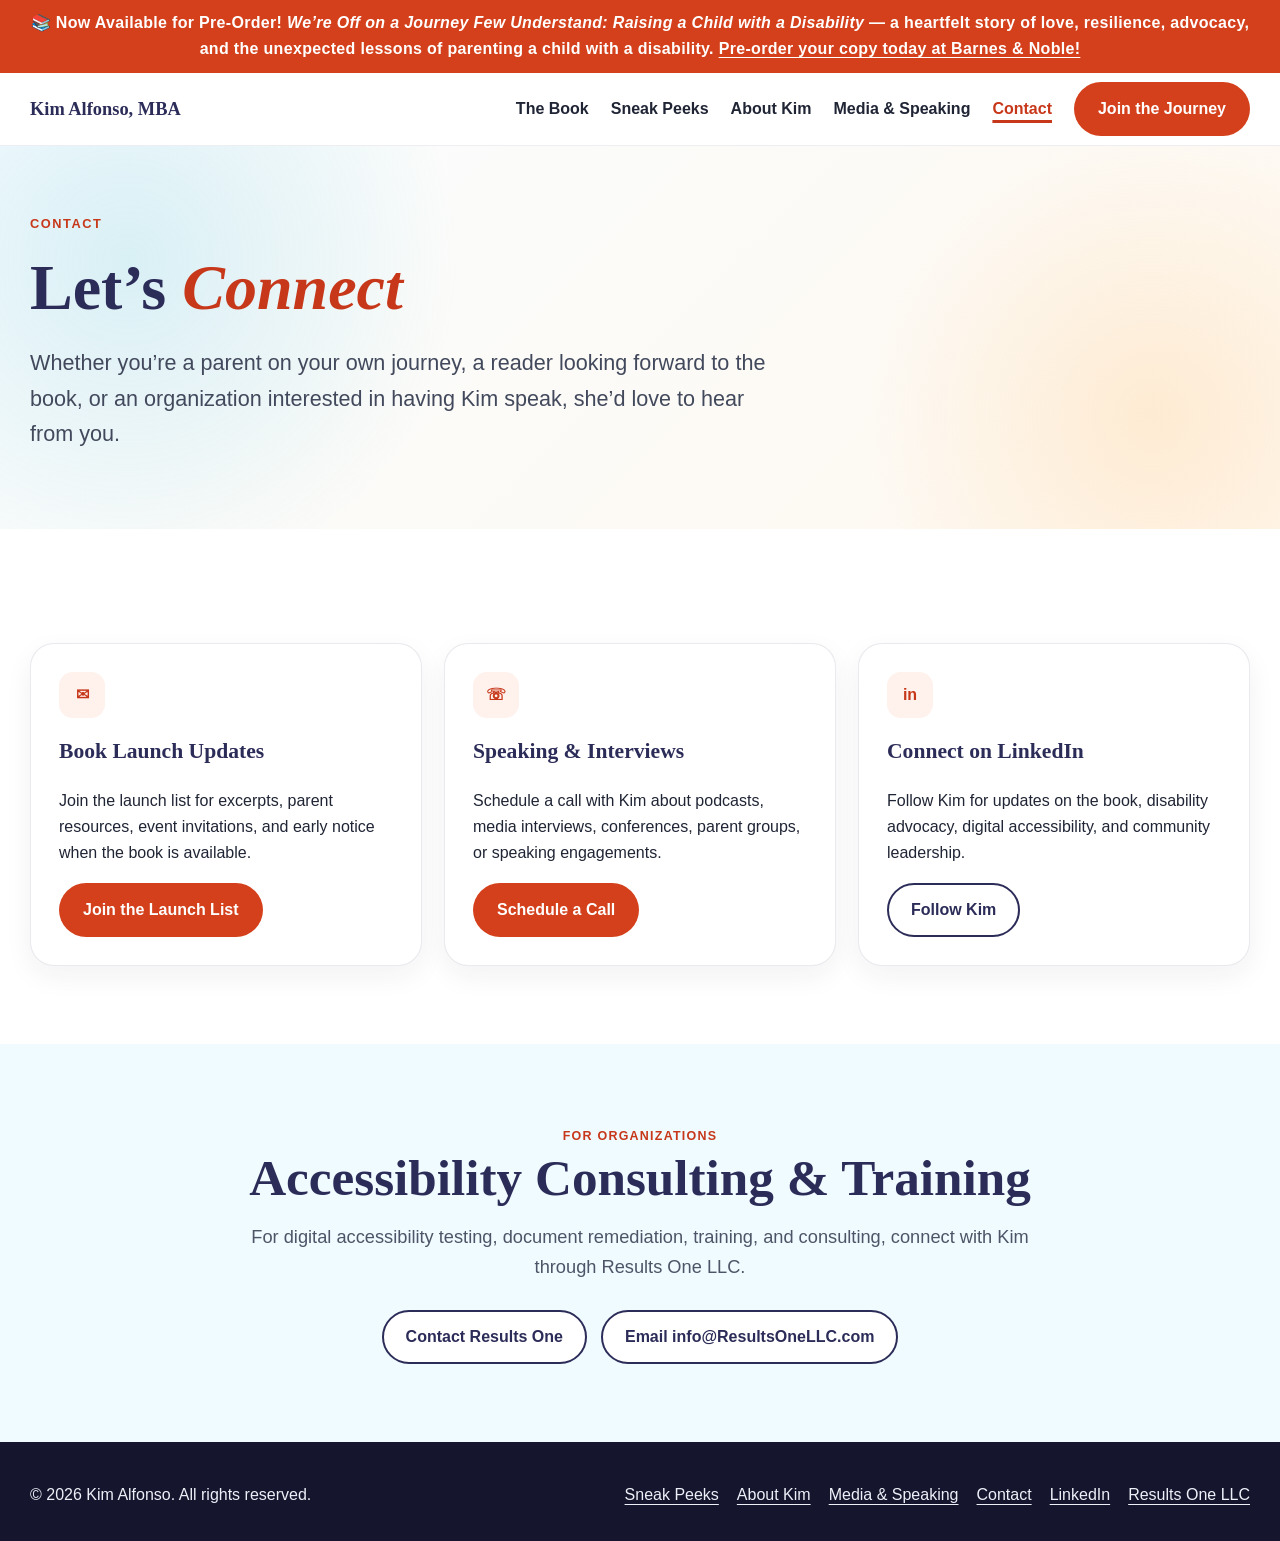
<file: contact.html>
<!doctype html>
<html lang="en">
<head>
  <meta charset="utf-8">
  <meta name="viewport" content="width=device-width, initial-scale=1">
  <title>Contact Kim Alfonso, MBA</title>
  <meta name="description" content="Contact Kim Alfonso, MBA, about her forthcoming book, speaking engagements, podcast and media interviews, or digital accessibility consulting.">
  <link rel="canonical" href="https://kimgalfonso.com/contact">
  <meta property="og:type" content="website">
  <meta property="og:site_name" content="Kim Alfonso, MBA">
  <meta property="og:title" content="Contact Kim Alfonso, MBA">
  <meta property="og:description" content="Contact Kim Alfonso, MBA, about her forthcoming book, speaking engagements, podcast and media interviews, or digital accessibility consulting.">
  <meta property="og:url" content="https://kimgalfonso.com/contact">
  <meta property="og:image" content="https://kimgalfonso.com/assets/images/book-cover.webp">
  <meta name="twitter:card" content="summary_large_image">
  <meta name="theme-color" content="#2c2c59">
  <link rel="stylesheet" href="/assets/css/style.css">
</head>
<body>
<a class="skip-link" href="#main">Skip to main content</a>
<div class="announcement-bar"><span aria-hidden="true">📚 </span><strong>Now Available for Pre-Order!</strong> <em>We’re Off on a Journey Few Understand: Raising a Child with a Disability</em> — a heartfelt story of love, resilience, advocacy, and the unexpected lessons of parenting a child with a disability. <a href="https://www.barnesandnoble.com/w/were-off-on-a-journey-few-understand-kimberley-alfonso/1151755394?ean=9798901747391" target="_blank" rel="noopener">Pre-order your copy today at Barnes &amp; Noble!<span class="sr-only"> (opens in new window)</span></a></div>

<header>
  <div class="wrap nav">
    <a class="brand" href="/">Kim Alfonso, MBA</a>
    <nav class="navlinks" aria-label="Primary navigation">
      <a href="/">The Book</a>
      <a href="/sneak-peeks">Sneak Peeks</a>
      <a href="/about">About Kim</a>
      <a href="/media">Media &amp; Speaking</a>
      <a href="/contact" aria-current="page">Contact</a>
      <a class="btn btn-primary" href="/#join">Join the Journey</a>
    </nav>
  </div>
</header>

<main id="main">
  <section class="page-hero">
    <div class="wrap">
      <span class="eyebrow">Contact</span>
      <h1>Let’s <span class="accent">Connect</span></h1>
      <p class="subhead">Whether you’re a parent on your own journey, a reader looking forward to the book, or an organization interested in having Kim speak, she’d love to hear from you.</p>
    </div>
  </section>

  <section>
    <div class="wrap">
      <div class="contact-grid">
        <article class="card">
          <div class="icon" aria-hidden="true">✉</div>
          <h2 class="h3-size">Book Launch Updates</h2>
          <p>Join the launch list for excerpts, parent resources, event invitations, and early notice when the book is available.</p>
          <a class="btn btn-primary" href="/#join">Join the Launch List</a>
        </article>
        <article class="card">
          <div class="icon" aria-hidden="true">☏</div>
          <h2 class="h3-size">Speaking &amp; Interviews</h2>
          <p>Schedule a call with Kim about podcasts, media interviews, conferences, parent groups, or speaking engagements.</p>
          <a class="btn btn-primary" href="https://calendly.com/meetwithkalfonsodc" target="_blank" rel="noopener">Schedule a Call<span class="sr-only"> (opens in new window)</span></a>
        </article>
        <article class="card">
          <div class="icon" aria-hidden="true">in</div>
          <h2 class="h3-size">Connect on LinkedIn</h2>
          <p>Follow Kim for updates on the book, disability advocacy, digital accessibility, and community leadership.</p>
          <a class="btn btn-secondary" href="https://www.linkedin.com/in/kim-greenfield-alfonso-mba" target="_blank" rel="noopener">Follow Kim<span class="sr-only"> (opens in new window)</span></a>
        </article>
      </div>
    </div>
  </section>

  <section class="alt-band">
    <div class="wrap center">
      <span class="section-kicker">For organizations</span>
      <h2>Accessibility Consulting &amp; Training</h2>
      <p class="lead">For digital accessibility testing, document remediation, training, and consulting, connect with Kim through Results One LLC.</p>
      <div class="cta-row" style="justify-content:center">
        <a class="btn btn-secondary" href="https://www.resultsonellc.com/contact-us" target="_blank" rel="noopener">Contact Results One<span class="sr-only"> (opens in new window)</span></a>
        <a class="btn btn-secondary" href="mailto:info@ResultsOneLLC.com">Email info@ResultsOneLLC.com</a>
      </div>
    </div>
  </section>
</main>

<footer>
  <div class="wrap foot">
    <div>© 2026 Kim Alfonso. All rights reserved.</div>
    <nav aria-label="Footer">
      <ul class="foot-links">
        <li><a href="/sneak-peeks">Sneak Peeks</a></li>
        <li><a href="/about">About Kim</a></li>
        <li><a href="/media">Media &amp; Speaking</a></li>
        <li><a href="/contact">Contact</a></li>
        <li><a href="https://www.linkedin.com/in/kim-greenfield-alfonso-mba" target="_blank" rel="noopener">LinkedIn<span class="sr-only"> (opens in new window)</span></a></li>
        <li><a href="https://www.resultsonellc.com/" target="_blank" rel="noopener">Results One LLC<span class="sr-only"> (opens in new window)</span></a></li>
      </ul>
    </nav>
  </div>
</footer>
</body>
</html>
</file>
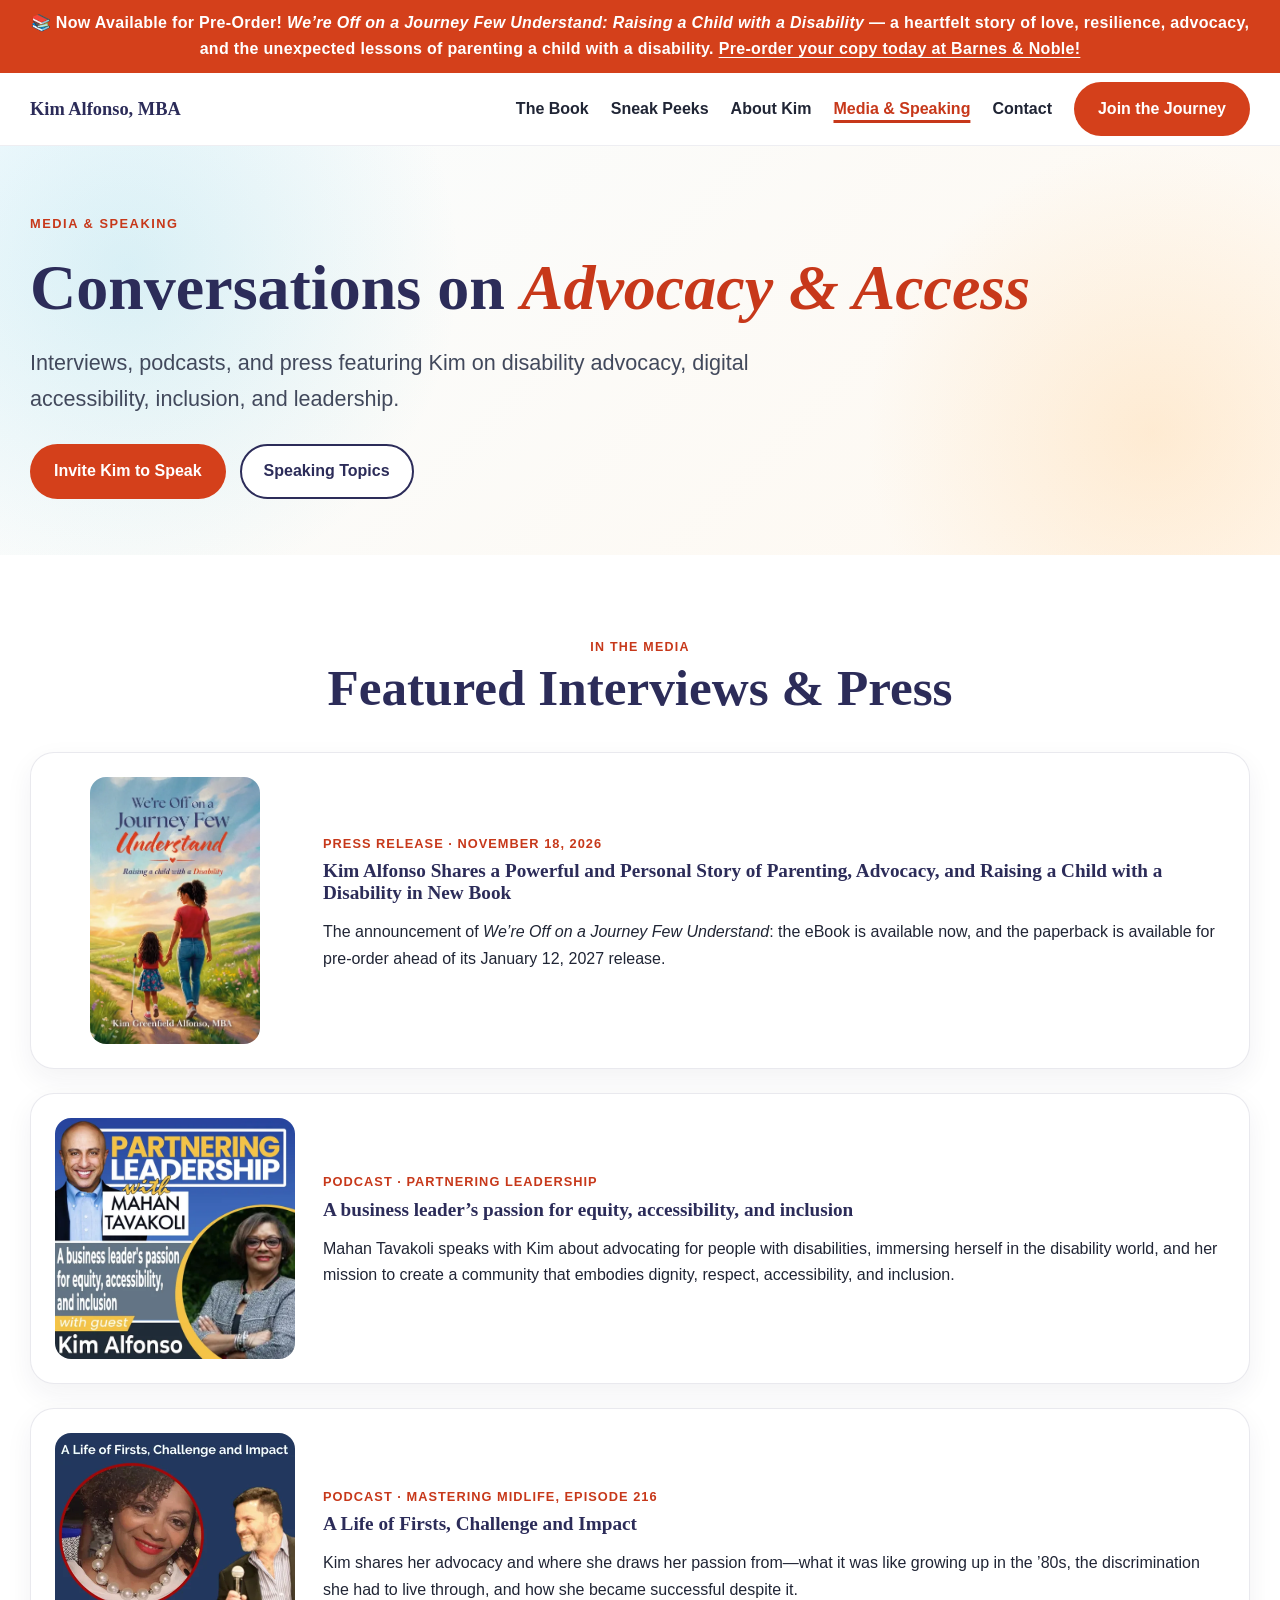
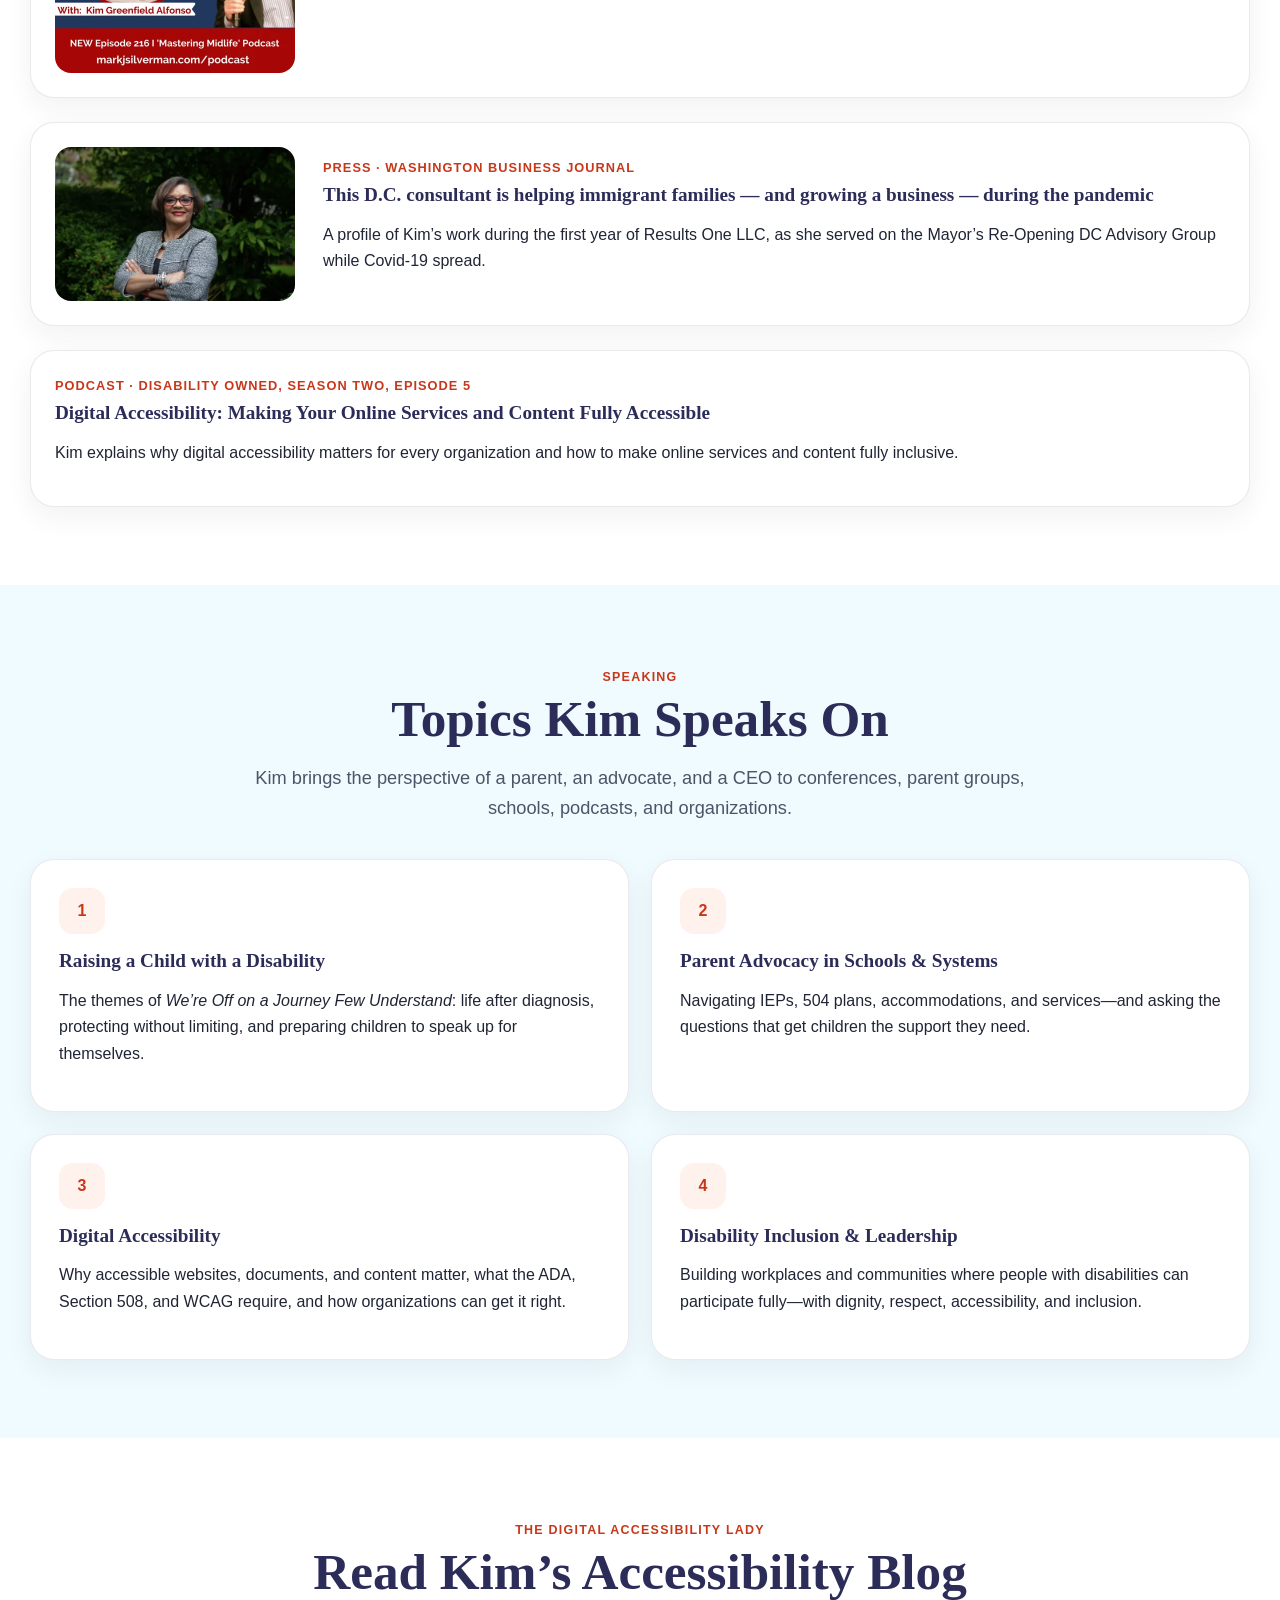
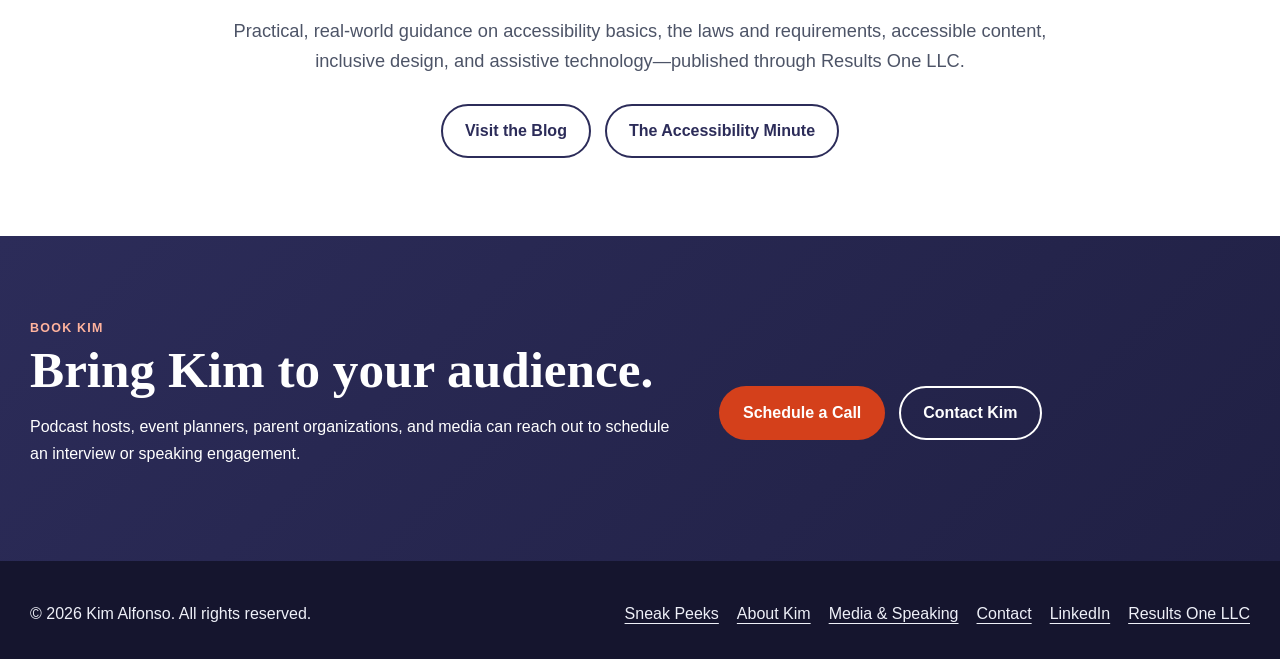
<file: media.html>
<!doctype html>
<html lang="en">
<head>
  <meta charset="utf-8">
  <meta name="viewport" content="width=device-width, initial-scale=1">
  <title>Media &amp; Speaking | Kim Alfonso, MBA</title>
  <meta name="description" content="Podcasts, interviews, and press featuring Kim Alfonso, MBA, on disability advocacy, raising a child with a disability, digital accessibility, and inclusive leadership. Invite Kim to speak.">
  <link rel="canonical" href="https://kimgalfonso.com/media">
  <meta property="og:type" content="website">
  <meta property="og:site_name" content="Kim Alfonso, MBA">
  <meta property="og:title" content="Media &amp; Speaking | Kim Alfonso, MBA">
  <meta property="og:description" content="Podcasts, interviews, and press featuring Kim Alfonso, MBA, on disability advocacy, raising a child with a disability, digital accessibility, and inclusive leadership. Invite Kim to speak.">
  <meta property="og:url" content="https://kimgalfonso.com/media">
  <meta property="og:image" content="https://kimgalfonso.com/assets/images/book-cover.webp">
  <meta name="twitter:card" content="summary_large_image">
  <meta name="theme-color" content="#2c2c59">
  <link rel="stylesheet" href="/assets/css/style.css">
</head>
<body>
<a class="skip-link" href="#main">Skip to main content</a>
<div class="announcement-bar"><span aria-hidden="true">📚 </span><strong>Now Available for Pre-Order!</strong> <em>We’re Off on a Journey Few Understand: Raising a Child with a Disability</em> — a heartfelt story of love, resilience, advocacy, and the unexpected lessons of parenting a child with a disability. <a href="https://www.barnesandnoble.com/w/were-off-on-a-journey-few-understand-kimberley-alfonso/1151755394?ean=9798901747391" target="_blank" rel="noopener">Pre-order your copy today at Barnes &amp; Noble!<span class="sr-only"> (opens in new window)</span></a></div>

<header>
  <div class="wrap nav">
    <a class="brand" href="/">Kim Alfonso, MBA</a>
    <nav class="navlinks" aria-label="Primary navigation">
      <a href="/">The Book</a>
      <a href="/sneak-peeks">Sneak Peeks</a>
      <a href="/about">About Kim</a>
      <a href="/media" aria-current="page">Media &amp; Speaking</a>
      <a href="/contact">Contact</a>
      <a class="btn btn-primary" href="/#join">Join the Journey</a>
    </nav>
  </div>
</header>

<main id="main">
  <section class="page-hero">
    <div class="wrap">
      <span class="eyebrow">Media &amp; Speaking</span>
      <h1>Conversations on <span class="accent">Advocacy &amp; Access</span></h1>
      <p class="subhead">Interviews, podcasts, and press featuring Kim on disability advocacy, digital accessibility, inclusion, and leadership.</p>
      <div class="cta-row">
        <a class="btn btn-primary" href="/contact">Invite Kim to Speak</a>
        <a class="btn btn-secondary" href="#speaking">Speaking Topics</a>
      </div>
    </div>
  </section>

  <section>
    <div class="wrap">
      <div class="center">
        <span class="section-kicker">In the media</span>
        <h2>Featured Interviews &amp; Press</h2>
      </div>
      <div class="media-list">
      <article class="media-item">
        <img src="/assets/images/book-front.webp" alt="Cover of We’re Off on a Journey Few Understand: Raising a Child with a Disability" loading="lazy">
        <div>
          <p class="media-meta">Press Release · November 18, 2026</p>
          <h3><a href="/book-announcement">Kim Alfonso Shares a Powerful and Personal Story of Parenting, Advocacy, and Raising a Child with a Disability in New Book</a></h3>
          <p>The announcement of <em>We’re Off on a Journey Few Understand</em>: the eBook is available now, and the paperback is available for pre-order ahead of its January 12, 2027 release.</p>
        </div>
      </article>
      <article class="media-item">
        <img src="/assets/images/media-partnering-leadership.webp" alt="Partnering Leadership with Mahan Tavakoli, featuring guest Kim Alfonso" loading="lazy">
        <div>
          <p class="media-meta">Podcast · Partnering Leadership</p>
          <h3><a href="https://www.partneringleadership.com/a-business-leaders-passion-for-equity-accessibility-and-inclusion-with-kim-alfonso-greater-washington-dc-dmv-changemaker/" target="_blank" rel="noopener">A business leader’s passion for equity, accessibility, and inclusion<span class="sr-only"> (opens in new window)</span></a></h3>
          <p>Mahan Tavakoli speaks with Kim about advocating for people with disabilities, immersing herself in the disability world, and her mission to create a community that embodies dignity, respect, accessibility, and inclusion.</p>
        </div>
      </article>
      <article class="media-item">
        <img src="/assets/images/media-mastering-midlife.webp" alt="Mastering Midlife podcast, episode 216: A Life of Firsts, Challenge and Impact with Kim Greenfield Alfonso" loading="lazy">
        <div>
          <p class="media-meta">Podcast · Mastering Midlife, Episode 216</p>
          <h3><a href="https://www.markjsilverman.com/podcast-all/episode216-kim-greenfield-alfonso" target="_blank" rel="noopener">A Life of Firsts, Challenge and Impact<span class="sr-only"> (opens in new window)</span></a></h3>
          <p>Kim shares her advocacy and where she draws her passion from—what it was like growing up in the ’80s, the discrimination she had to live through, and how she became successful despite it.</p>
        </div>
      </article>
      <article class="media-item">
        <img src="/assets/images/media-wbj.webp" alt="Kim Alfonso, MBA, featured in the Washington Business Journal" loading="lazy">
        <div>
          <p class="media-meta">Press · Washington Business Journal</p>
          <h3><a href="https://www.bizjournals.com/washington/news/2020/06/04/kim-alfonso-on-dc-reopening-covid-19-aid.html" target="_blank" rel="noopener">This D.C. consultant is helping immigrant families — and growing a business — during the pandemic<span class="sr-only"> (opens in new window)</span></a></h3>
          <p>A profile of Kim’s work during the first year of Results One LLC, as she served on the Mayor’s Re-Opening DC Advisory Group while Covid-19 spread.</p>
        </div>
      </article>
      <article class="media-item no-image">
        <div>
          <p class="media-meta">Podcast · Disability Owned, Season Two, Episode 5</p>
          <h3><a href="https://sites.libsyn.com/426983/season-two-episode-5-digital-accessibility-making-your-online-services-and-content-fully-accessible" target="_blank" rel="noopener">Digital Accessibility: Making Your Online Services and Content Fully Accessible<span class="sr-only"> (opens in new window)</span></a></h3>
          <p>Kim explains why digital accessibility matters for every organization and how to make online services and content fully inclusive.</p>
        </div>
      </article>
      </div>
    </div>
  </section>

  <section class="audience" id="speaking">
    <div class="wrap">
      <div class="center">
        <span class="section-kicker">Speaking</span>
        <h2>Topics Kim Speaks On</h2>
        <p class="lead">Kim brings the perspective of a parent, an advocate, and a CEO to conferences, parent groups, schools, podcasts, and organizations.</p>
      </div>
      <div class="topic-grid">
        <article class="card">
          <div class="icon" aria-hidden="true">1</div>
          <h3>Raising a Child with a Disability</h3>
          <p>The themes of <em>We’re Off on a Journey Few Understand</em>: life after diagnosis, protecting without limiting, and preparing children to speak up for themselves.</p>
        </article>
        <article class="card">
          <div class="icon" aria-hidden="true">2</div>
          <h3>Parent Advocacy in Schools &amp; Systems</h3>
          <p>Navigating IEPs, 504 plans, accommodations, and services—and asking the questions that get children the support they need.</p>
        </article>
        <article class="card">
          <div class="icon" aria-hidden="true">3</div>
          <h3>Digital Accessibility</h3>
          <p>Why accessible websites, documents, and content matter, what the ADA, Section 508, and WCAG require, and how organizations can get it right.</p>
        </article>
        <article class="card">
          <div class="icon" aria-hidden="true">4</div>
          <h3>Disability Inclusion &amp; Leadership</h3>
          <p>Building workplaces and communities where people with disabilities can participate fully—with dignity, respect, accessibility, and inclusion.</p>
        </article>
      </div>
    </div>
  </section>

  <section>
    <div class="wrap center">
      <span class="section-kicker">The Digital Accessibility Lady</span>
      <h2>Read Kim’s Accessibility Blog</h2>
      <p class="lead">Practical, real-world guidance on accessibility basics, the laws and requirements, accessible content, inclusive design, and assistive technology—published through Results One LLC.</p>
      <div class="cta-row" style="justify-content:center">
        <a class="btn btn-secondary" href="https://www.resultsonellc.com/blog" target="_blank" rel="noopener">Visit the Blog<span class="sr-only"> (opens in new window)</span></a>
        <a class="btn btn-secondary" href="https://www.resultsonellc.com/the-accessibility-minute" target="_blank" rel="noopener">The Accessibility Minute<span class="sr-only"> (opens in new window)</span></a>
      </div>
    </div>
  </section>

  <section class="prelaunch-cta">
    <div class="wrap prelaunch-box">
      <div>
        <span class="section-kicker">Book Kim</span>
        <h2>Bring Kim to your audience.</h2>
        <p>Podcast hosts, event planners, parent organizations, and media can reach out to schedule an interview or speaking engagement.</p>
      </div>
      <div class="cta-row">
        <a class="btn btn-primary" href="https://calendly.com/meetwithkalfonsodc" target="_blank" rel="noopener">Schedule a Call<span class="sr-only"> (opens in new window)</span></a>
        <a class="btn btn-secondary" href="/contact">Contact Kim</a>
      </div>
    </div>
  </section>
</main>

<footer>
  <div class="wrap foot">
    <div>© 2026 Kim Alfonso. All rights reserved.</div>
    <nav aria-label="Footer">
      <ul class="foot-links">
        <li><a href="/sneak-peeks">Sneak Peeks</a></li>
        <li><a href="/about">About Kim</a></li>
        <li><a href="/media">Media &amp; Speaking</a></li>
        <li><a href="/contact">Contact</a></li>
        <li><a href="https://www.linkedin.com/in/kim-greenfield-alfonso-mba" target="_blank" rel="noopener">LinkedIn<span class="sr-only"> (opens in new window)</span></a></li>
        <li><a href="https://www.resultsonellc.com/" target="_blank" rel="noopener">Results One LLC<span class="sr-only"> (opens in new window)</span></a></li>
      </ul>
    </nav>
  </div>
</footer>
</body>
</html>
</file>
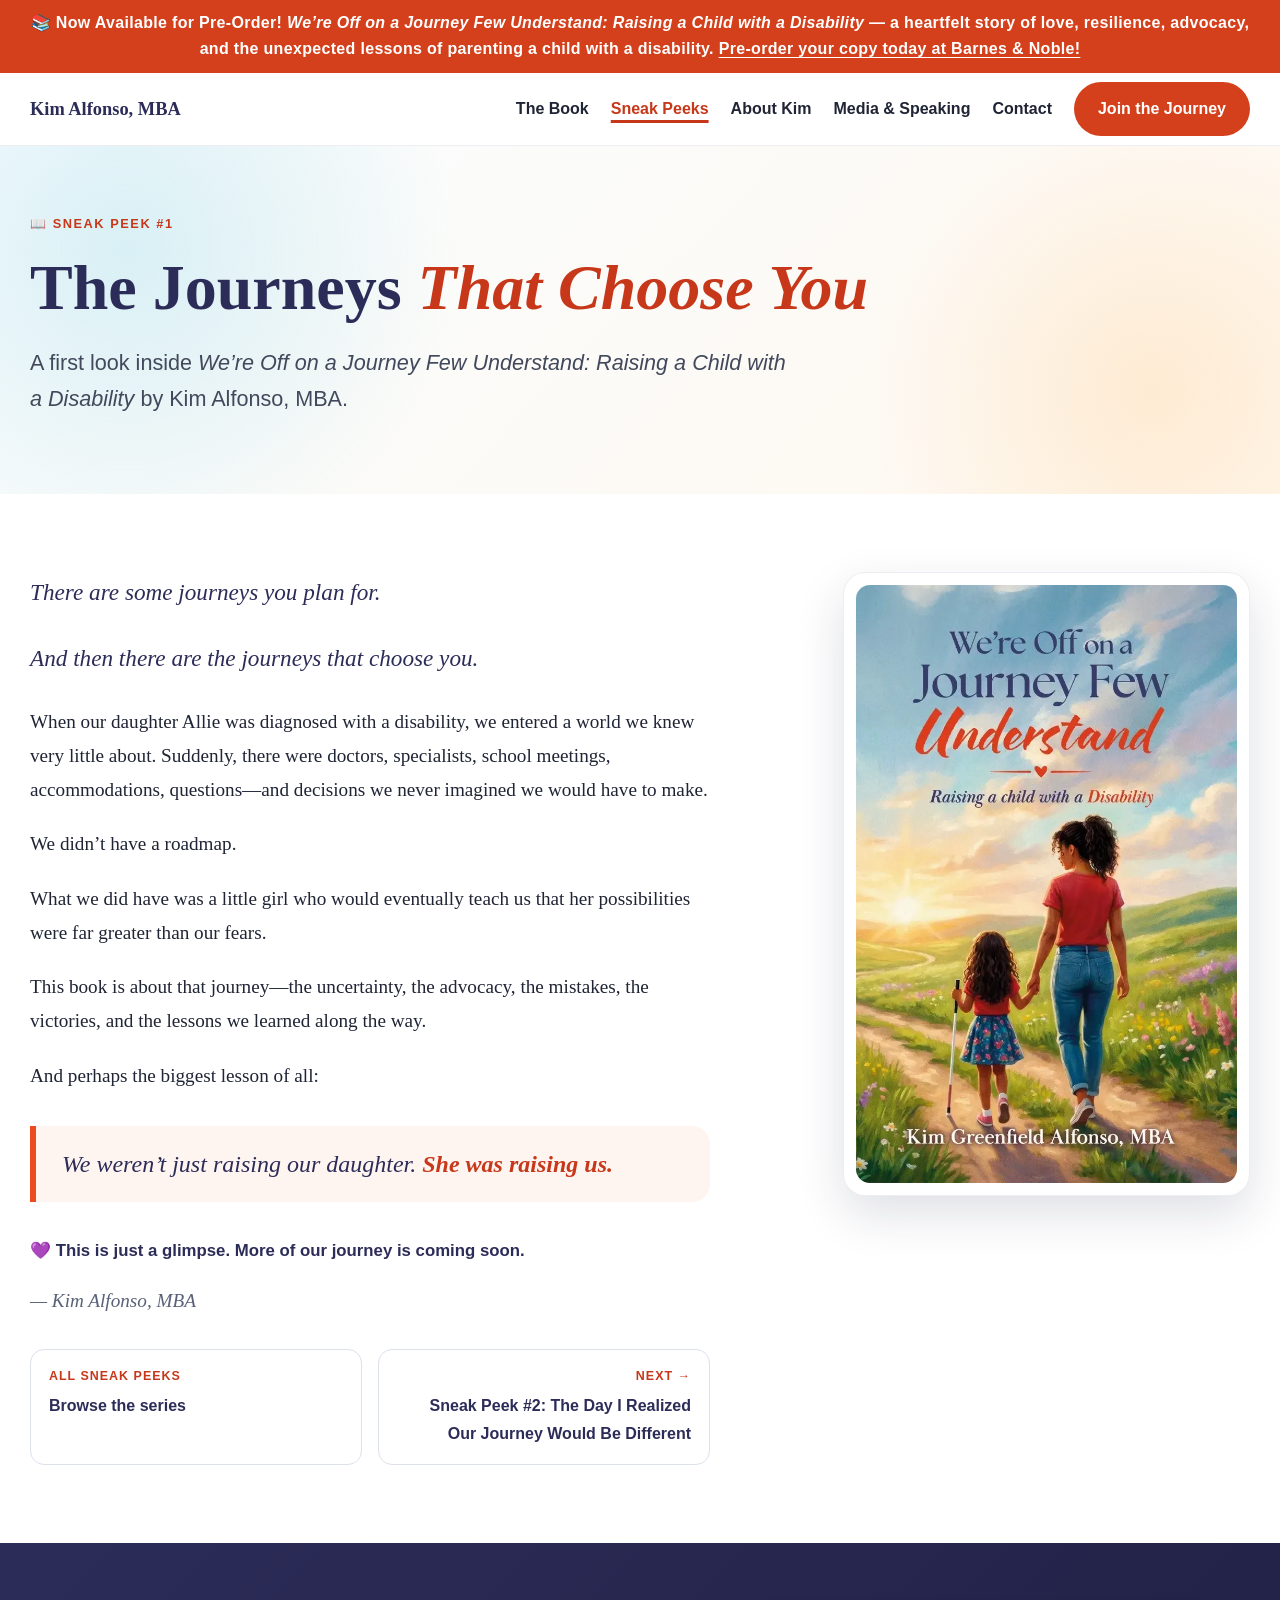
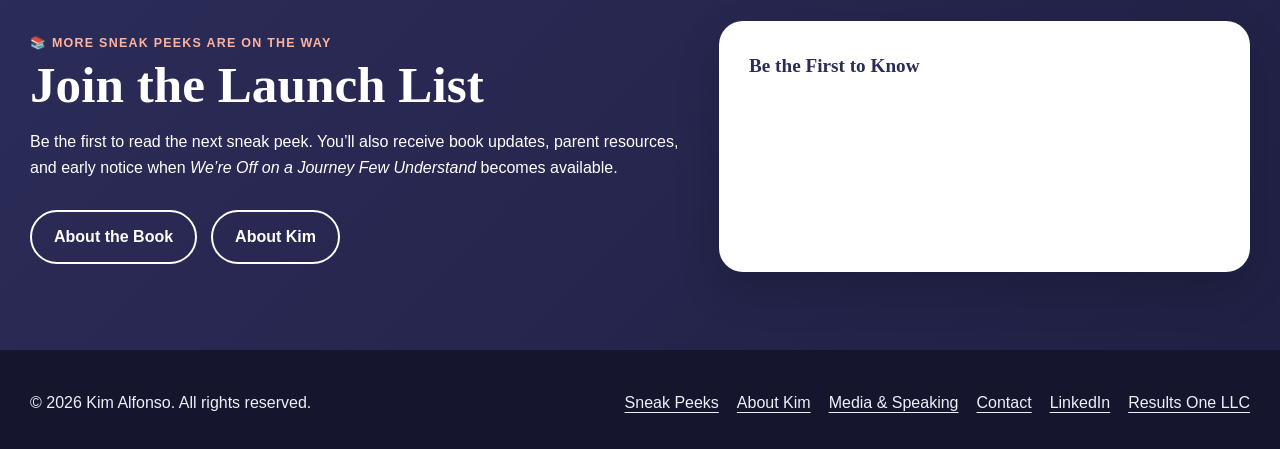
<file: sneak-peek-1.html>
<!doctype html>
<html lang="en">
<head>
  <meta charset="utf-8">
  <meta name="viewport" content="width=device-width, initial-scale=1">
  <title>Sneak Peek #1: We’re Off on a Journey Few Understand | Kim Alfonso</title>
  <meta name="description" content="Read the first sneak peek from We’re Off on a Journey Few Understand: Raising a Child with a Disability by Kim Alfonso, MBA—the journey that began when her daughter Allie was diagnosed with a disability.">
  <link rel="canonical" href="https://kimgalfonso.com/sneak-peek-1">
  <meta property="og:type" content="article">
  <meta property="og:site_name" content="Kim Alfonso, MBA">
  <meta property="og:title" content="Sneak Peek #1: We’re Off on a Journey Few Understand | Kim Alfonso">
  <meta property="og:description" content="Read the first sneak peek from We’re Off on a Journey Few Understand: Raising a Child with a Disability by Kim Alfonso, MBA—the journey that began when her daughter Allie was diagnosed with a disability.">
  <meta property="og:url" content="https://kimgalfonso.com/sneak-peek-1">
  <meta property="og:image" content="https://kimgalfonso.com/assets/images/book-front.webp">
  <meta name="twitter:card" content="summary_large_image">
  <meta name="theme-color" content="#2c2c59">
  <link rel="stylesheet" href="/assets/css/style.css">
  <script type="application/ld+json">
{
  "@context": "https://schema.org",
  "@type": "Article",
  "headline": "Sneak Peek #1: We’re Off on a Journey Few Understand",
  "description": "Read the first sneak peek from We’re Off on a Journey Few Understand: Raising a Child with a Disability by Kim Alfonso, MBA—the journey that began when her daughter Allie was diagnosed with a disability.",
  "url": "https://kimgalfonso.com/sneak-peek-1",
  "image": "https://kimgalfonso.com/assets/images/book-front.webp",
  "datePublished": "2026-10-03",
  "author": {"@type": "Person", "name": "Kim Greenfield Alfonso", "url": "https://kimgalfonso.com/about"},
  "isPartOf": {"@type": "Book", "name": "We’re Off on a Journey Few Understand: Raising a Child with a Disability"}
}
  </script>
</head>
<body>
<a class="skip-link" href="#main">Skip to main content</a>
<div class="announcement-bar"><span aria-hidden="true">📚 </span><strong>Now Available for Pre-Order!</strong> <em>We’re Off on a Journey Few Understand: Raising a Child with a Disability</em> — a heartfelt story of love, resilience, advocacy, and the unexpected lessons of parenting a child with a disability. <a href="https://www.barnesandnoble.com/w/were-off-on-a-journey-few-understand-kimberley-alfonso/1151755394?ean=9798901747391" target="_blank" rel="noopener">Pre-order your copy today at Barnes &amp; Noble!<span class="sr-only"> (opens in new window)</span></a></div>

<header>
  <div class="wrap nav">
    <a class="brand" href="/">Kim Alfonso, MBA</a>
    <nav class="navlinks" aria-label="Primary navigation">
      <a href="/">The Book</a>
      <a href="/sneak-peeks" aria-current="page">Sneak Peeks</a>
      <a href="/about">About Kim</a>
      <a href="/media">Media &amp; Speaking</a>
      <a href="/contact">Contact</a>
      <a class="btn btn-primary" href="/#join">Join the Journey</a>
    </nav>
  </div>
</header>

<main id="main">
  <article>
    <section class="page-hero">
      <div class="wrap">
        <span class="eyebrow"><span aria-hidden="true">📖 </span>Sneak Peek #1</span>
        <h1>The Journeys <span class="accent">That Choose You</span></h1>
        <p class="subhead">A first look inside <em>We’re Off on a Journey Few Understand: Raising a Child with a Disability</em> by Kim Alfonso, MBA.</p>
      </div>
    </section>

    <section>
      <div class="wrap peek-grid">
        <div class="peek-body">
          <p class="peek-open">There are some journeys you plan for.</p>
          <p class="peek-open">And then there are the journeys that choose you.</p>
          <p>When our daughter Allie was diagnosed with a disability, we entered a world we knew very little about. Suddenly, there were doctors, specialists, school meetings, accommodations, questions—and decisions we never imagined we would have to make.</p>
          <p>We didn’t have a roadmap.</p>
          <p>What we did have was a little girl who would eventually teach us that her possibilities were far greater than our fears.</p>
          <p>This book is about that journey—the uncertainty, the advocacy, the mistakes, the victories, and the lessons we learned along the way.</p>
          <p>And perhaps the biggest lesson of all:</p>
          <blockquote class="peek-quote">We weren’t just raising our daughter. <strong>She was raising us.</strong></blockquote>
          <p class="peek-note"><span aria-hidden="true">💜 </span>This is just a glimpse. More of our journey is coming soon.</p>
          <p class="peek-sign">— Kim Alfonso, MBA</p>
          <nav class="peek-pager" aria-label="Sneak peeks">
            <a href="/sneak-peeks"><span class="peek-pager-dir">All sneak peeks</span>Browse the series</a>
            <a href="/sneak-peek-2"><span class="peek-pager-dir">Next →</span>Sneak Peek #2: The Day I Realized Our Journey Would Be Different</a>
          </nav>
        </div>
        <aside class="peek-cover" aria-label="Book cover">
          <img src="/assets/images/book-front.webp" width="730" height="1144" alt="Front cover of We’re Off on a Journey Few Understand: Raising a Child with a Disability by Kim Greenfield Alfonso, MBA, showing a mother walking hand in hand with her young daughter, who uses a white cane">
        </aside>
      </div>
    </section>
  </article>

  <section class="prelaunch-cta" id="join">
    <div class="wrap prelaunch-box">
      <div>
        <span class="section-kicker"><span aria-hidden="true">📚 </span>More sneak peeks are on the way</span>
        <h2>Join the Launch List</h2>
        <p>Be the first to read the next sneak peek. You’ll also receive book updates, parent resources, and early notice when <em>We’re Off on a Journey Few Understand</em> becomes available.</p>
        <div class="cta-row">
          <a class="btn btn-secondary" href="/">About the Book</a>
          <a class="btn btn-secondary" href="/about">About Kim</a>
        </div>
      </div>
      <div class="prelaunch-card">
        <h3>Be the First to Know</h3>
        <iframe
            src="https://api.resultsonellc.com/widget/form/P0jtqP6eAruZMdJlVATz"
            style="width:100%;height:100%;border:none;border-radius:8px"
            id="inline-P0jtqP6eAruZMdJlVATz"
            data-layout="{'id':'INLINE'}"
            data-trigger-type="alwaysShow"
            data-trigger-value=""
            data-activation-type="alwaysActivated"
            data-activation-value=""
            data-deactivation-type="neverDeactivate"
            data-deactivation-value=""
            data-form-name="[First to Know] Raising a Child w/ a Disability Book Launch"
            data-height="663"
            data-layout-iframe-id="inline-P0jtqP6eAruZMdJlVATz"
            data-form-id="P0jtqP6eAruZMdJlVATz"
            data-cookie-consent="true"
            data-cookie-consent-provider="auto"
            title="[First to Know] Raising a Child w/ a Disability Book Launch">
        </iframe>
        <script src="https://api.resultsonellc.com/js/form_embed.js"></script>
      </div>
    </div>
  </section>
</main>

<footer>
  <div class="wrap foot">
    <div>© 2026 Kim Alfonso. All rights reserved.</div>
    <nav aria-label="Footer">
      <ul class="foot-links">
        <li><a href="/sneak-peeks">Sneak Peeks</a></li>
        <li><a href="/about">About Kim</a></li>
        <li><a href="/media">Media &amp; Speaking</a></li>
        <li><a href="/contact">Contact</a></li>
        <li><a href="https://www.linkedin.com/in/kim-greenfield-alfonso-mba" target="_blank" rel="noopener">LinkedIn<span class="sr-only"> (opens in new window)</span></a></li>
        <li><a href="https://www.resultsonellc.com/" target="_blank" rel="noopener">Results One LLC<span class="sr-only"> (opens in new window)</span></a></li>
      </ul>
    </nav>
  </div>
</footer>
</body>
</html>
</file>
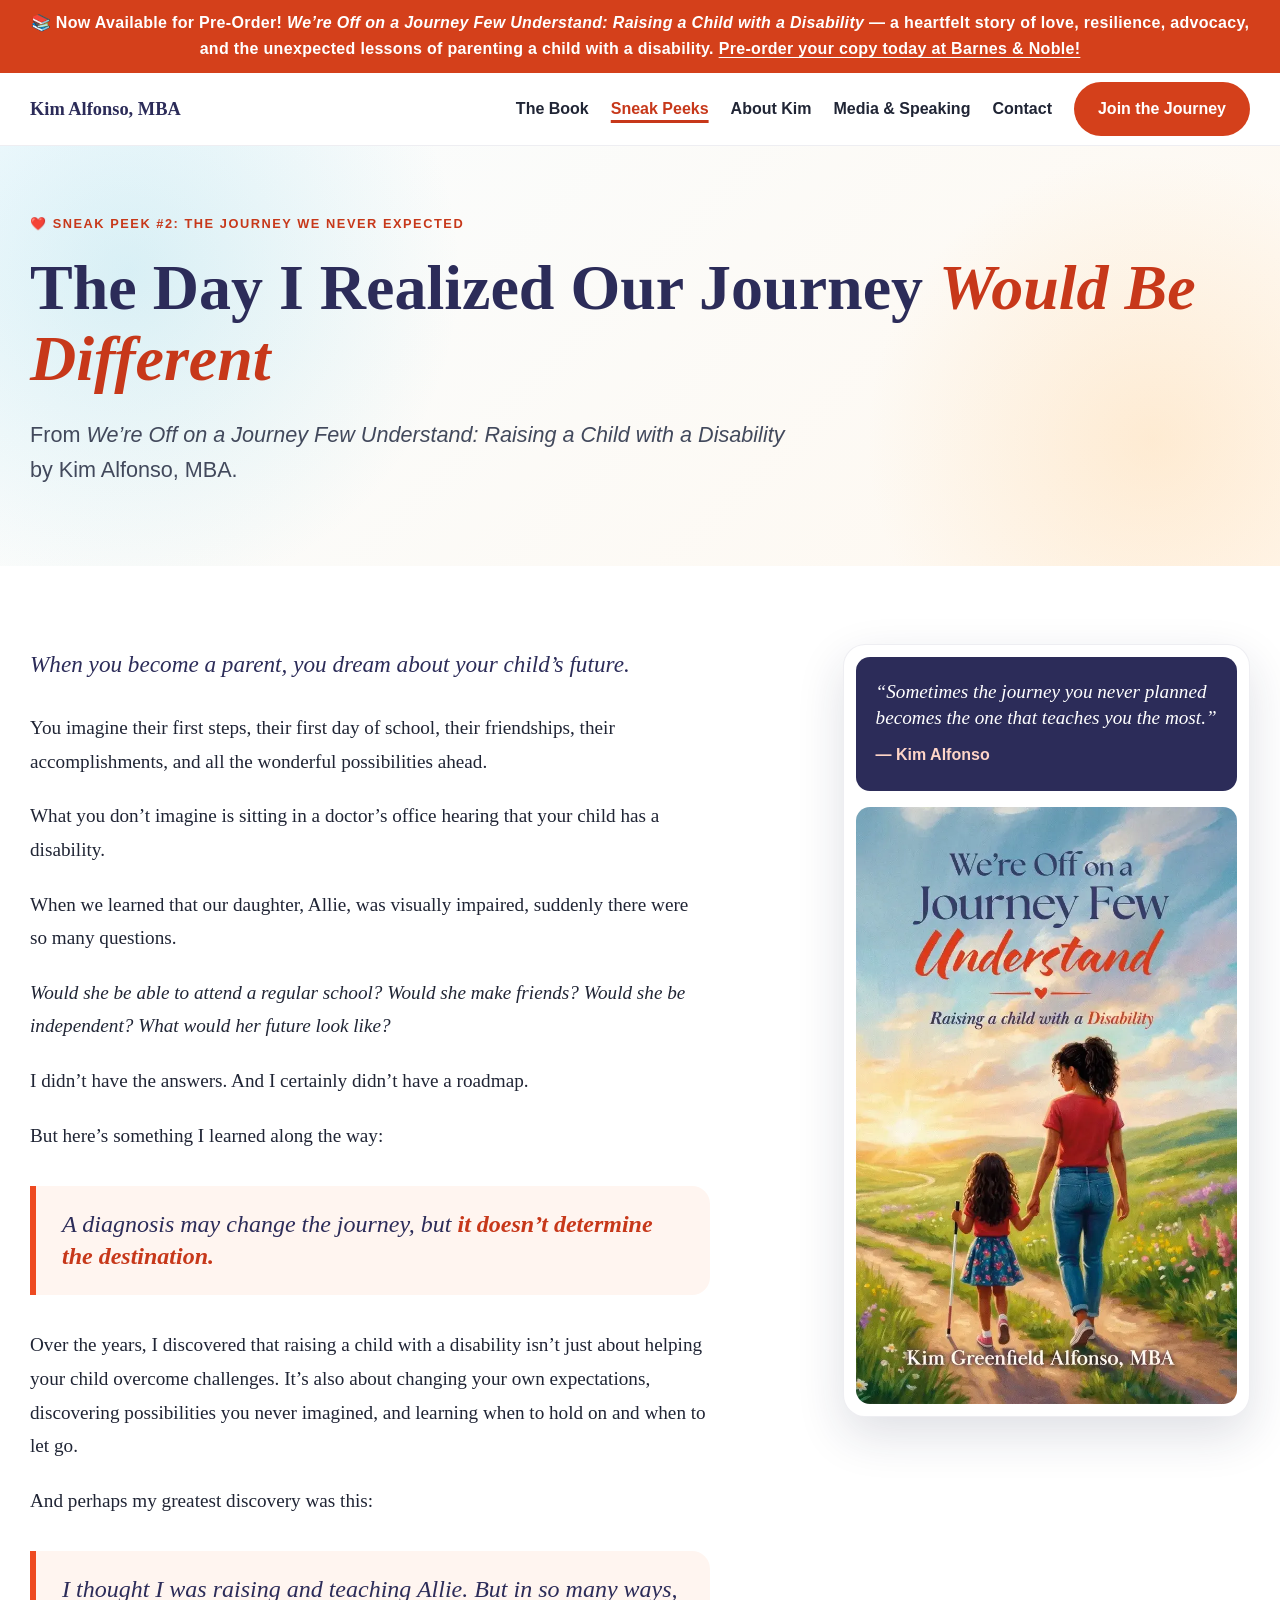
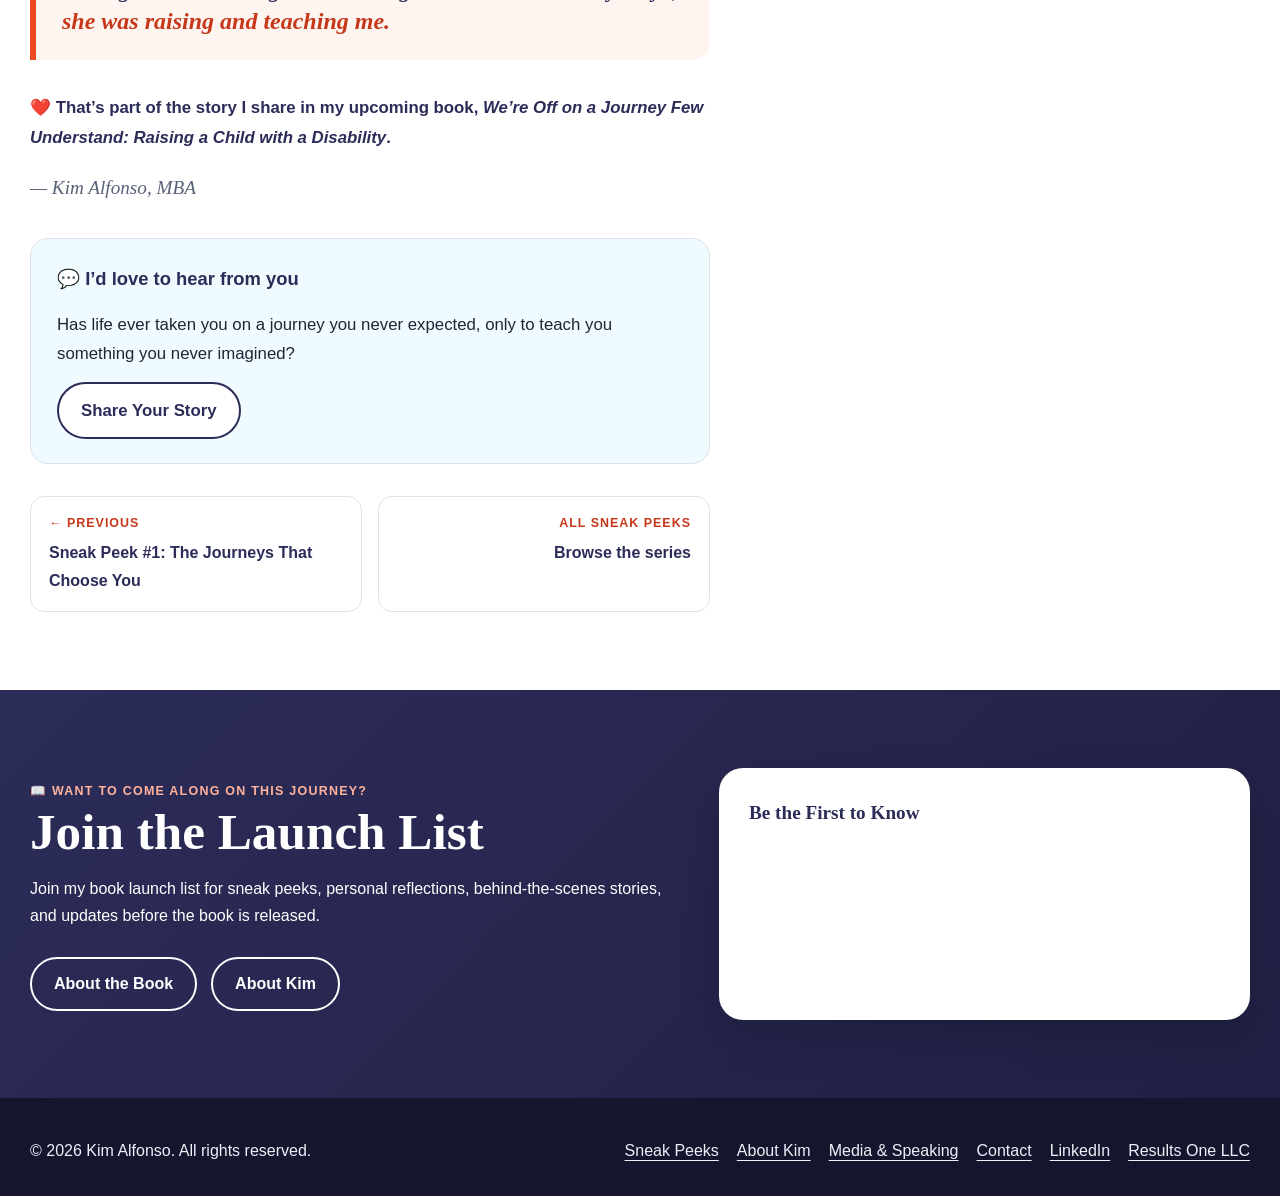
<file: sneak-peek-2.html>
<!doctype html>
<html lang="en">
<head>
  <meta charset="utf-8">
  <meta name="viewport" content="width=device-width, initial-scale=1">
  <title>Sneak Peek #2: The Day I Realized Our Journey Would Be Different | Kim Alfonso</title>
  <meta name="description" content="Read Sneak Peek #2 from We’re Off on a Journey Few Understand: Raising a Child with a Disability by Kim Alfonso, MBA—the day she learned her daughter Allie was visually impaired, and what that journey taught her.">
  <link rel="canonical" href="https://kimgalfonso.com/sneak-peek-2">
  <meta property="og:type" content="article">
  <meta property="og:site_name" content="Kim Alfonso, MBA">
  <meta property="og:title" content="Sneak Peek #2: The Day I Realized Our Journey Would Be Different | Kim Alfonso">
  <meta property="og:description" content="Read Sneak Peek #2 from We’re Off on a Journey Few Understand: Raising a Child with a Disability by Kim Alfonso, MBA—the day she learned her daughter Allie was visually impaired, and what that journey taught her.">
  <meta property="og:url" content="https://kimgalfonso.com/sneak-peek-2">
  <meta property="og:image" content="https://kimgalfonso.com/assets/images/sneak-peek-2-share.jpg">
  <meta property="og:image:width" content="1200">
  <meta property="og:image:height" content="630">
  <meta property="og:image:alt" content="“Sometimes the journey you never planned becomes the one that teaches you the most.” — Kim Alfonso, beside the cover of We’re Off on a Journey Few Understand">
  <meta name="twitter:card" content="summary_large_image">
  <meta name="theme-color" content="#2c2c59">
  <link rel="stylesheet" href="/assets/css/style.css">
  <script type="application/ld+json">
{
  "@context": "https://schema.org",
  "@type": "Article",
  "headline": "Sneak Peek #2: The Day I Realized Our Journey Would Be Different",
  "description": "Read Sneak Peek #2 from We’re Off on a Journey Few Understand: Raising a Child with a Disability by Kim Alfonso, MBA—the day she learned her daughter Allie was visually impaired, and what that journey taught her.",
  "url": "https://kimgalfonso.com/sneak-peek-2",
  "image": "https://kimgalfonso.com/assets/images/sneak-peek-2-share.jpg",
  "datePublished": "2026-10-16",
  "author": {"@type": "Person", "name": "Kim Greenfield Alfonso", "url": "https://kimgalfonso.com/about"},
  "isPartOf": {"@type": "Book", "name": "We’re Off on a Journey Few Understand: Raising a Child with a Disability"}
}
  </script>
</head>
<body>
<a class="skip-link" href="#main">Skip to main content</a>
<div class="announcement-bar"><span aria-hidden="true">📚 </span><strong>Now Available for Pre-Order!</strong> <em>We’re Off on a Journey Few Understand: Raising a Child with a Disability</em> — a heartfelt story of love, resilience, advocacy, and the unexpected lessons of parenting a child with a disability. <a href="https://www.barnesandnoble.com/w/were-off-on-a-journey-few-understand-kimberley-alfonso/1151755394?ean=9798901747391" target="_blank" rel="noopener">Pre-order your copy today at Barnes &amp; Noble!<span class="sr-only"> (opens in new window)</span></a></div>

<header>
  <div class="wrap nav">
    <a class="brand" href="/">Kim Alfonso, MBA</a>
    <nav class="navlinks" aria-label="Primary navigation">
      <a href="/">The Book</a>
      <a href="/sneak-peeks" aria-current="page">Sneak Peeks</a>
      <a href="/about">About Kim</a>
      <a href="/media">Media &amp; Speaking</a>
      <a href="/contact">Contact</a>
      <a class="btn btn-primary" href="/#join">Join the Journey</a>
    </nav>
  </div>
</header>

<main id="main">
  <article>
    <section class="page-hero">
      <div class="wrap">
        <span class="eyebrow"><span aria-hidden="true">❤️ </span>Sneak Peek #2: The Journey We Never Expected</span>
        <h1>The Day I Realized Our Journey <span class="accent">Would Be Different</span></h1>
        <p class="subhead">From <em>We’re Off on a Journey Few Understand: Raising a Child with a Disability</em> by Kim Alfonso, MBA.</p>
      </div>
    </section>

    <section>
      <div class="wrap peek-grid">
        <div class="peek-body">
          <p class="peek-open">When you become a parent, you dream about your child’s future.</p>
          <p>You imagine their first steps, their first day of school, their friendships, their accomplishments, and all the wonderful possibilities ahead.</p>
          <p>What you don’t imagine is sitting in a doctor’s office hearing that your child has a disability.</p>
          <p>When we learned that our daughter, Allie, was visually impaired, suddenly there were so many questions.</p>
          <p><em>Would she be able to attend a regular school? Would she make friends? Would she be independent? What would her future look like?</em></p>
          <p>I didn’t have the answers. And I certainly didn’t have a roadmap.</p>
          <p>But here’s something I learned along the way:</p>
          <blockquote class="peek-quote">A diagnosis may change the journey, but <strong>it doesn’t determine the destination.</strong></blockquote>
          <p>Over the years, I discovered that raising a child with a disability isn’t just about helping your child overcome challenges. It’s also about changing your own expectations, discovering possibilities you never imagined, and learning when to hold on and when to let go.</p>
          <p>And perhaps my greatest discovery was this:</p>
          <blockquote class="peek-quote">I thought I was raising and teaching Allie. But in so many ways, <strong>she was raising and teaching me.</strong></blockquote>
          <p class="peek-note"><span aria-hidden="true">❤️ </span>That’s part of the story I share in my upcoming book, <em>We’re Off on a Journey Few Understand: Raising a Child with a Disability</em>.</p>
          <p class="peek-sign">— Kim Alfonso, MBA</p>
          <aside class="peek-reflect" aria-label="A question for you">
            <p class="peek-reflect-title"><span aria-hidden="true">💬 </span>I’d love to hear from you</p>
            <p>Has life ever taken you on a journey you never expected, only to teach you something you never imagined?</p>
            <a class="btn btn-secondary" href="/contact">Share Your Story</a>
          </aside>
          <nav class="peek-pager" aria-label="Sneak peeks">
            <a href="/sneak-peek-1"><span class="peek-pager-dir">← Previous</span>Sneak Peek #1: The Journeys That Choose You</a>
            <a href="/sneak-peeks"><span class="peek-pager-dir">All sneak peeks</span>Browse the series</a>
          </nav>
        </div>
        <aside class="peek-cover" aria-label="Sometimes the journey you never planned">
          <figure class="peek-figure">
            <blockquote>“Sometimes the journey you never planned becomes the one that teaches you the most.”</blockquote>
            <figcaption>— Kim Alfonso</figcaption>
          </figure>
          <img src="/assets/images/book-front.webp" width="730" height="1144" alt="Front cover of We’re Off on a Journey Few Understand: Raising a Child with a Disability by Kim Greenfield Alfonso, MBA, showing a mother walking hand in hand with her young daughter, who uses a white cane">
        </aside>
      </div>
    </section>
  </article>

  <section class="prelaunch-cta" id="join">
    <div class="wrap prelaunch-box">
      <div>
        <span class="section-kicker"><span aria-hidden="true">📖 </span>Want to come along on this journey?</span>
        <h2>Join the Launch List</h2>
        <p>Join my book launch list for sneak peeks, personal reflections, behind-the-scenes stories, and updates before the book is released.</p>
        <div class="cta-row">
          <a class="btn btn-secondary" href="/">About the Book</a>
          <a class="btn btn-secondary" href="/about">About Kim</a>
        </div>
      </div>
      <div class="prelaunch-card">
        <h3>Be the First to Know</h3>
        <iframe
            src="https://api.resultsonellc.com/widget/form/P0jtqP6eAruZMdJlVATz"
            style="width:100%;height:100%;border:none;border-radius:8px"
            id="inline-P0jtqP6eAruZMdJlVATz"
            data-layout="{'id':'INLINE'}"
            data-trigger-type="alwaysShow"
            data-trigger-value=""
            data-activation-type="alwaysActivated"
            data-activation-value=""
            data-deactivation-type="neverDeactivate"
            data-deactivation-value=""
            data-form-name="[First to Know] Raising a Child w/ a Disability Book Launch"
            data-height="663"
            data-layout-iframe-id="inline-P0jtqP6eAruZMdJlVATz"
            data-form-id="P0jtqP6eAruZMdJlVATz"
            data-cookie-consent="true"
            data-cookie-consent-provider="auto"
            title="[First to Know] Raising a Child w/ a Disability Book Launch">
        </iframe>
        <script src="https://api.resultsonellc.com/js/form_embed.js"></script>
      </div>
    </div>
  </section>
</main>

<footer>
  <div class="wrap foot">
    <div>© 2026 Kim Alfonso. All rights reserved.</div>
    <nav aria-label="Footer">
      <ul class="foot-links">
        <li><a href="/sneak-peeks">Sneak Peeks</a></li>
        <li><a href="/about">About Kim</a></li>
        <li><a href="/media">Media &amp; Speaking</a></li>
        <li><a href="/contact">Contact</a></li>
        <li><a href="https://www.linkedin.com/in/kim-greenfield-alfonso-mba" target="_blank" rel="noopener">LinkedIn<span class="sr-only"> (opens in new window)</span></a></li>
        <li><a href="https://www.resultsonellc.com/" target="_blank" rel="noopener">Results One LLC<span class="sr-only"> (opens in new window)</span></a></li>
      </ul>
    </nav>
  </div>
</footer>
</body>
</html>
</file>
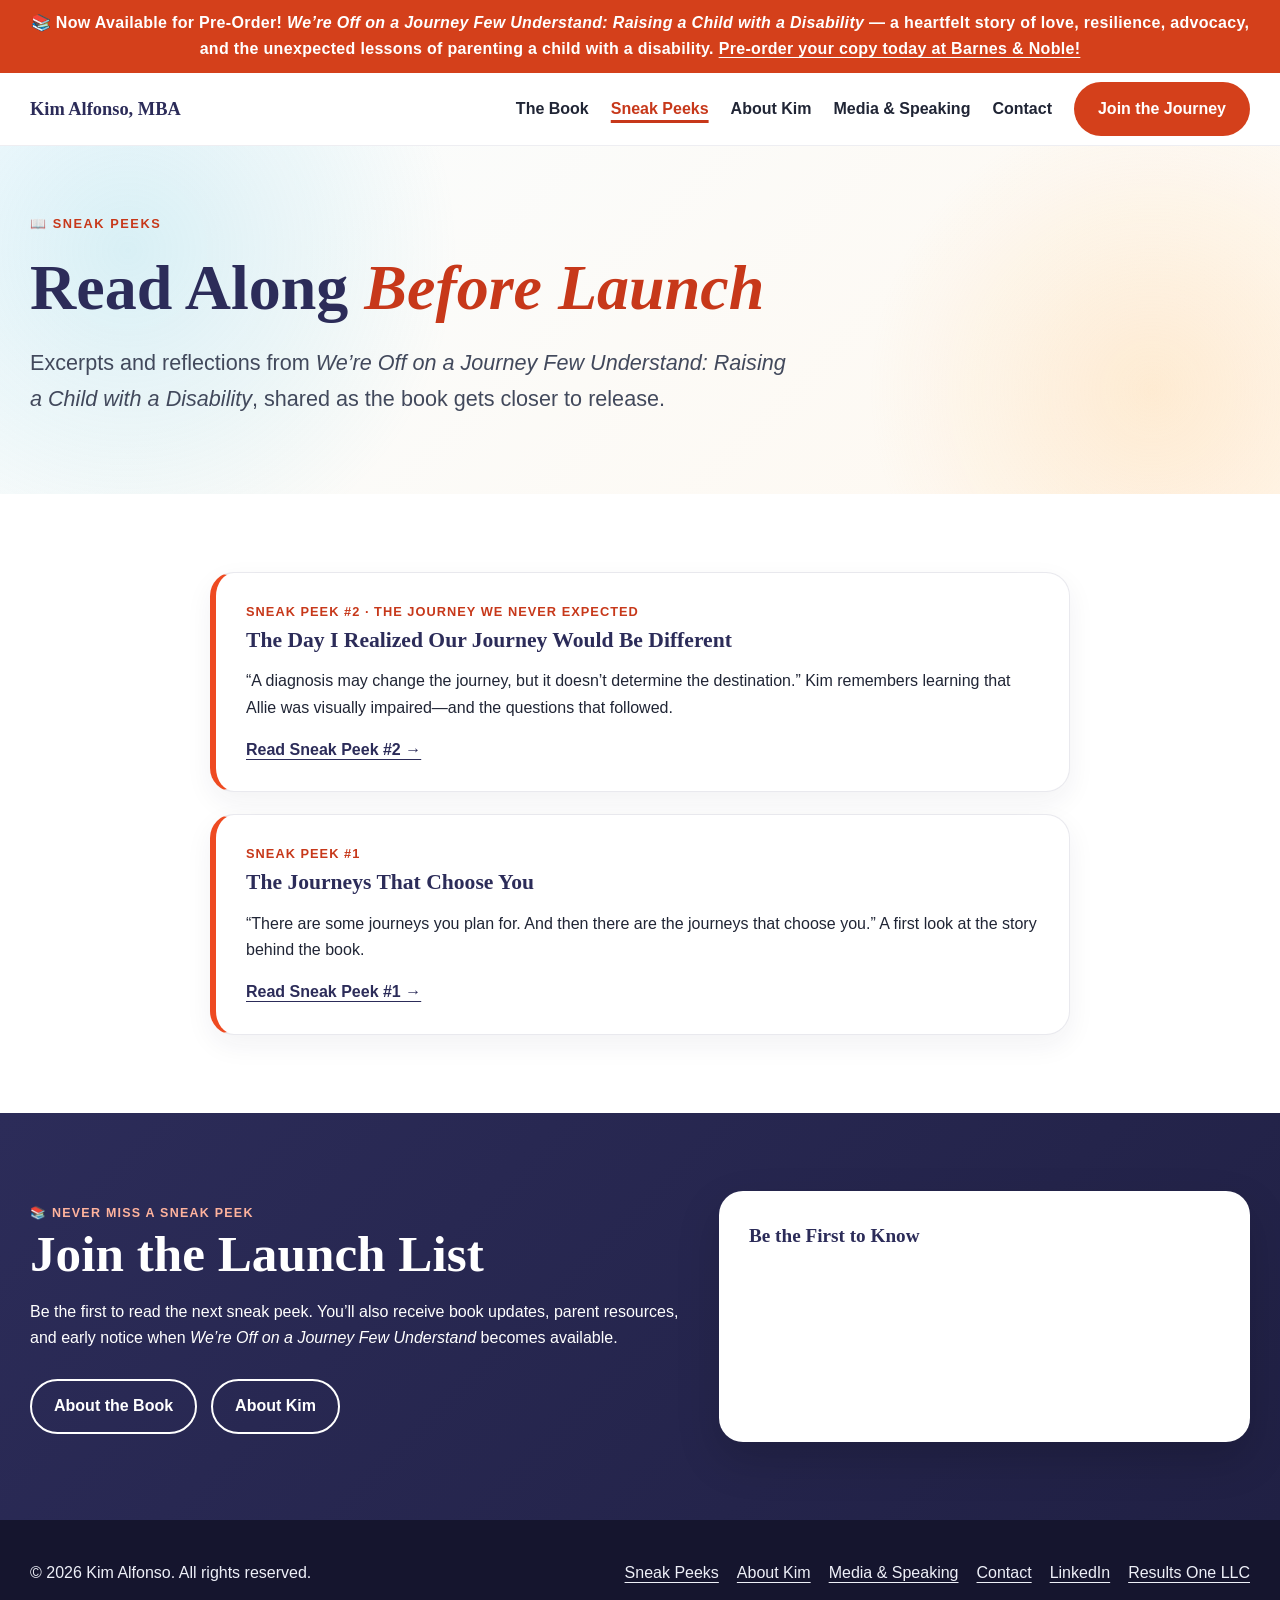
<file: sneak-peeks.html>
<!doctype html>
<html lang="en">
<head>
  <meta charset="utf-8">
  <meta name="viewport" content="width=device-width, initial-scale=1">
  <title>Sneak Peeks: We’re Off on a Journey Few Understand | Kim Alfonso</title>
  <meta name="description" content="Read sneak peeks from We’re Off on a Journey Few Understand: Raising a Child with a Disability by Kim Alfonso, MBA, before the book is released.">
  <link rel="canonical" href="https://kimgalfonso.com/sneak-peeks">
  <meta property="og:type" content="website">
  <meta property="og:site_name" content="Kim Alfonso, MBA">
  <meta property="og:title" content="Sneak Peeks: We’re Off on a Journey Few Understand | Kim Alfonso">
  <meta property="og:description" content="Read sneak peeks from We’re Off on a Journey Few Understand: Raising a Child with a Disability by Kim Alfonso, MBA, before the book is released.">
  <meta property="og:url" content="https://kimgalfonso.com/sneak-peeks">
  <meta property="og:image" content="https://kimgalfonso.com/assets/images/book-cover.webp">
  <meta name="twitter:card" content="summary_large_image">
  <meta name="theme-color" content="#2c2c59">
  <link rel="stylesheet" href="/assets/css/style.css">
</head>
<body>
<a class="skip-link" href="#main">Skip to main content</a>
<div class="announcement-bar"><span aria-hidden="true">📚 </span><strong>Now Available for Pre-Order!</strong> <em>We’re Off on a Journey Few Understand: Raising a Child with a Disability</em> — a heartfelt story of love, resilience, advocacy, and the unexpected lessons of parenting a child with a disability. <a href="https://www.barnesandnoble.com/w/were-off-on-a-journey-few-understand-kimberley-alfonso/1151755394?ean=9798901747391" target="_blank" rel="noopener">Pre-order your copy today at Barnes &amp; Noble!<span class="sr-only"> (opens in new window)</span></a></div>

<header>
  <div class="wrap nav">
    <a class="brand" href="/">Kim Alfonso, MBA</a>
    <nav class="navlinks" aria-label="Primary navigation">
      <a href="/">The Book</a>
      <a href="/sneak-peeks" aria-current="page">Sneak Peeks</a>
      <a href="/about">About Kim</a>
      <a href="/media">Media &amp; Speaking</a>
      <a href="/contact">Contact</a>
      <a class="btn btn-primary" href="/#join">Join the Journey</a>
    </nav>
  </div>
</header>

<main id="main">
  <section class="page-hero">
    <div class="wrap">
      <span class="eyebrow"><span aria-hidden="true">📖 </span>Sneak Peeks</span>
      <h1>Read Along <span class="accent">Before Launch</span></h1>
      <p class="subhead">Excerpts and reflections from <em>We’re Off on a Journey Few Understand: Raising a Child with a Disability</em>, shared as the book gets closer to release.</p>
    </div>
  </section>

  <section>
    <div class="wrap">
      <div class="peek-list">
        <article class="peek-card">
          <p class="media-meta">Sneak Peek #2 · The Journey We Never Expected</p>
          <h2 class="h3-size"><a href="/sneak-peek-2">The Day I Realized Our Journey Would Be Different</a></h2>
          <p>“A diagnosis may change the journey, but it doesn’t determine the destination.” Kim remembers learning that Allie was visually impaired—and the questions that followed.</p>
          <a class="text-link" href="/sneak-peek-2" aria-hidden="true" tabindex="-1">Read Sneak Peek #2 →</a>
        </article>
        <article class="peek-card">
          <p class="media-meta">Sneak Peek #1</p>
          <h2 class="h3-size"><a href="/sneak-peek-1">The Journeys That Choose You</a></h2>
          <p>“There are some journeys you plan for. And then there are the journeys that choose you.” A first look at the story behind the book.</p>
          <a class="text-link" href="/sneak-peek-1" aria-hidden="true" tabindex="-1">Read Sneak Peek #1 →</a>
        </article>
      </div>
    </div>
  </section>

  <section class="prelaunch-cta" id="join">
    <div class="wrap prelaunch-box">
      <div>
        <span class="section-kicker"><span aria-hidden="true">📚 </span>Never miss a sneak peek</span>
        <h2>Join the Launch List</h2>
        <p>Be the first to read the next sneak peek. You’ll also receive book updates, parent resources, and early notice when <em>We’re Off on a Journey Few Understand</em> becomes available.</p>
        <div class="cta-row">
          <a class="btn btn-secondary" href="/">About the Book</a>
          <a class="btn btn-secondary" href="/about">About Kim</a>
        </div>
      </div>
      <div class="prelaunch-card">
        <h3>Be the First to Know</h3>
        <iframe
            src="https://api.resultsonellc.com/widget/form/P0jtqP6eAruZMdJlVATz"
            style="width:100%;height:100%;border:none;border-radius:8px"
            id="inline-P0jtqP6eAruZMdJlVATz"
            data-layout="{'id':'INLINE'}"
            data-trigger-type="alwaysShow"
            data-trigger-value=""
            data-activation-type="alwaysActivated"
            data-activation-value=""
            data-deactivation-type="neverDeactivate"
            data-deactivation-value=""
            data-form-name="[First to Know] Raising a Child w/ a Disability Book Launch"
            data-height="663"
            data-layout-iframe-id="inline-P0jtqP6eAruZMdJlVATz"
            data-form-id="P0jtqP6eAruZMdJlVATz"
            data-cookie-consent="true"
            data-cookie-consent-provider="auto"
            title="[First to Know] Raising a Child w/ a Disability Book Launch">
        </iframe>
        <script src="https://api.resultsonellc.com/js/form_embed.js"></script>
      </div>
    </div>
  </section>
</main>

<footer>
  <div class="wrap foot">
    <div>© 2026 Kim Alfonso. All rights reserved.</div>
    <nav aria-label="Footer">
      <ul class="foot-links">
        <li><a href="/sneak-peeks">Sneak Peeks</a></li>
        <li><a href="/about">About Kim</a></li>
        <li><a href="/media">Media &amp; Speaking</a></li>
        <li><a href="/contact">Contact</a></li>
        <li><a href="https://www.linkedin.com/in/kim-greenfield-alfonso-mba" target="_blank" rel="noopener">LinkedIn<span class="sr-only"> (opens in new window)</span></a></li>
        <li><a href="https://www.resultsonellc.com/" target="_blank" rel="noopener">Results One LLC<span class="sr-only"> (opens in new window)</span></a></li>
      </ul>
    </nav>
  </div>
</footer>
</body>
</html>
</file>
<file: assets/css/style.css>
:root {
  --navy:#2c2c59;
  --navy2:#202044;
  --coral:#ee4a21;
  --coral-text:#c7381a;
  --coral-fill:#d4401b; /* coral dark enough for white text at 4.5:1 */
  --sky:#f0fbff;
  --cream:#fff8ec;
  --ink:#202535;
  --muted:#596177;
  --white:#ffffff;
  --line:#dce1ec;
  --shadow:0 18px 48px rgba(29,37,70,.14);
  --max:1220px;
  --radius:24px;
}
* { box-sizing:border-box; }
body {
  margin:0;
  font-family:Inter, Arial, sans-serif;
  color:var(--ink);
  background:#fff;
  line-height:1.65;
}
img { max-width:100%; height:auto; display:block; }
a { color:inherit; }
.wrap { width:min(var(--max), calc(100% - 36px)); margin-inline:auto; }
.skip-link { position:absolute; left:-9999px; }
.skip-link:focus {
  left:12px; top:12px; background:#fff; padding:10px 14px;
  border:3px solid var(--coral); border-radius:10px; z-index:999;
}

/* Header & navigation */
header {
  position:sticky; top:0; z-index:20;
  background:rgba(255,255,255,.96);
  backdrop-filter:blur(12px);
  border-bottom:1px solid rgba(44,44,89,.08);
}
.nav {
  display:flex; align-items:center; justify-content:space-between; gap:16px; min-height:72px;
}
.brand {
  text-decoration:none; font-weight:800; color:var(--navy); font-family:Georgia, serif;
  font-size:1.15rem;
}
.navlinks { display:flex; align-items:center; gap:22px; flex-wrap:wrap; }
.navlinks a { text-decoration:none; font-weight:700; }
.navlinks a:not(.btn):hover { text-decoration:underline; text-underline-offset:4px; }
.navlinks a[aria-current="page"]:not(.btn) {
  color:var(--coral-text); text-decoration:underline; text-decoration-thickness:3px; text-underline-offset:6px;
}

/* Buttons */
.btn {
  display:inline-flex; align-items:center; justify-content:center;
  min-height:48px; padding:12px 22px; border-radius:999px;
  font-weight:800; text-decoration:none; border:2px solid transparent;
  transition:.2s ease;
}
.btn-primary { background:var(--coral-fill); color:#fff; }
.btn-primary:hover { transform:translateY(-2px); box-shadow:0 12px 24px rgba(238,74,33,.28); }
.btn-secondary { background:#fff; color:var(--navy); border-color:var(--navy); }
.btn-secondary:hover { background:var(--navy); color:#fff; }
a:focus-visible, input:focus-visible, button:focus-visible {
  outline:4px solid #111; outline-offset:3px;
}

.announcement-bar {
  background:var(--coral-fill); color:#fff; text-align:center; font-weight:800;
  padding:10px 16px; letter-spacing:.02em;
}
.announcement-bar a { color:#fff; }
.coming-soon-badge {
  display:inline-flex; align-items:center; background:#fff1ec; color:var(--coral-text);
  border:1px solid #ffd4c8; padding:8px 14px; border-radius:999px; font-weight:900;
  margin-bottom:14px;
}

/* Typography */
.eyebrow {
  display:inline-block; color:var(--coral-text); font-weight:900;
  text-transform:uppercase; letter-spacing:.12em; font-size:.8rem; margin-bottom:14px;
}
h1,h2,h3 {
  font-family:Georgia, serif;
  color:var(--navy);
  line-height:1.12;
}
h1 { font-size:clamp(2.6rem, 6vw, 5rem); margin:.06em 0 .2em; }
h2 { font-size:clamp(2rem, 4vw, 3.2rem); margin:0 0 16px; }
h3 { font-size:1.2rem; margin:.2em 0 .4em; }
.accent { color:var(--coral-text); font-style:italic; }
.subhead { font-size:clamp(1.1rem, 2vw, 1.35rem); color:#42495c; max-width:640px; }
.hero-copy { font-size:1.06rem; max-width:650px; }
.cta-row { display:flex; flex-wrap:wrap; gap:14px; margin-top:28px; }
.mini-note { color:var(--muted); font-size:.95rem; margin-top:14px; }

section { padding:78px 0; }
.center { text-align:center; }
.section-kicker {
  color:var(--coral-text); font-weight:900;
  text-transform:uppercase; letter-spacing:.1em; font-size:.78rem;
}
.lead { font-size:1.14rem; color:#4d5467; max-width:830px; margin:0 auto; }

/* Home hero */
.hero {
  background:
    radial-gradient(circle at 12% 22%, rgba(98,194,219,.24), transparent 26%),
    radial-gradient(circle at 92% 75%, rgba(255,203,139,.34), transparent 22%),
    linear-gradient(135deg, #f9fdff 0%, #fff8ef 100%);
  padding:56px 0 76px;
}
.hero-grid {
  display:grid;
  grid-template-columns:.9fr 1.1fr;
  gap:42px;
  align-items:center;
}
.book-showcase { display:flex; justify-content:center; align-items:center; }
.book-wrap {
  width:min(100%, 840px);
  background:#fff;
  border-radius:26px;
  padding:18px;
  box-shadow:0 24px 54px rgba(25,35,64,.18);
  border:1px solid rgba(44,44,89,.08);
}
.book-wrap img { width:100%; border-radius:18px; background:#f4f5f7; }
.cover-caption {
  margin-top:12px; text-align:center; color:var(--navy); font-weight:800; font-size:1rem;
}

/* Inner page hero */
.page-hero {
  background:
    radial-gradient(circle at 10% 30%, rgba(98,194,219,.22), transparent 28%),
    radial-gradient(circle at 90% 70%, rgba(255,203,139,.3), transparent 24%),
    linear-gradient(135deg, #f9fdff 0%, #fff8ef 100%);
  padding:64px 0 56px;
}
.page-hero h1 { font-size:clamp(2.4rem, 5vw, 4rem); }
.page-hero .subhead { max-width:760px; }

.quote-band { background:var(--navy); color:#fff; padding:60px 0; }
.quote-band blockquote {
  margin:0 auto; max-width:920px; text-align:center;
  font-family:Georgia, serif; font-size:clamp(1.7rem, 4vw, 2.9rem);
  font-style:italic; line-height:1.25;
}
.quote-band strong { color:#ffd5c7; }

/* Cards */
.audience { background:var(--sky); }
.cards, .momentum-grid {
  display:grid; grid-template-columns:repeat(3, 1fr); gap:22px; margin-top:36px;
}
.card, .momentum-card {
  background:#fff; border:1px solid rgba(44,44,89,.1);
  border-radius:var(--radius); padding:28px;
  box-shadow:0 10px 28px rgba(27,40,67,.06);
}
.icon {
  width:46px; height:46px; border-radius:14px;
  background:#fff1ec; color:var(--coral-text);
  display:grid; place-items:center; font-weight:900; margin-bottom:16px;
}
.momentum { background:linear-gradient(180deg,#fffaf7 0%,#ffffff 100%); }
.momentum-card .num {
  display:inline-grid; place-items:center; width:42px; height:42px; border-radius:50%;
  background:var(--navy); color:#fff; font-weight:900; margin-bottom:14px;
}

/* Story / feature list */
.story-grid {
  display:grid; grid-template-columns:1.05fr .95fr; gap:46px; align-items:start;
}
.feature-list { display:grid; gap:16px; margin-top:26px; }
.feature { display:grid; grid-template-columns:38px 1fr; gap:14px; align-items:start; }
.check {
  width:32px; height:32px; border-radius:50%;
  background:#e9f7ee; color:#166837; display:grid; place-items:center; font-weight:900;
}
.signup {
  background:#fff5f0; border:1px solid #ffd8cb; border-radius:24px; padding:30px;
}

/* Author */
.author { background:linear-gradient(180deg, #fff 0%, #f5f7fb 100%); }
.author-card {
  max-width:920px; margin:0 auto; background:#fff; border:1px solid var(--line);
  border-radius:26px; padding:38px; box-shadow:0 18px 44px rgba(30,40,80,.08);
}
.author-card.with-photo {
  display:grid; grid-template-columns:220px 1fr; gap:32px; align-items:start;
}
.author-card.with-photo img { border-radius:20px; }
.text-link { color:var(--navy); font-weight:800; text-underline-offset:4px; }

/* About page */
.bio-grid {
  display:grid; grid-template-columns:.8fr 1.2fr; gap:48px; align-items:start;
}
.portrait {
  background:#fff; border-radius:26px; padding:14px;
  box-shadow:var(--shadow); border:1px solid rgba(44,44,89,.08);
}
.portrait img { width:100%; border-radius:18px; }
.prose { max-width:760px; }
.prose p { margin:0 0 1.1em; }
.prose h2 { margin-top:1.4em; }
.prose h2:first-child { margin-top:0; }
.fact-list { list-style:none; padding:0; margin:20px 0 0; display:grid; gap:12px; }
.fact-list li {
  background:#fff; border:1px solid var(--line); border-left:5px solid var(--coral);
  border-radius:12px; padding:14px 18px;
}
.alt-band { background:var(--sky); }
.story-card {
  max-width:920px; margin:0 auto; background:#fff; border:1px solid var(--line);
  border-radius:26px; padding:38px; box-shadow:0 18px 44px rgba(30,40,80,.08);
}

/* Media page */
.media-list { display:grid; gap:24px; margin-top:36px; }
.media-item {
  display:grid; grid-template-columns:240px 1fr; gap:28px; align-items:center;
  background:#fff; border:1px solid rgba(44,44,89,.1); border-radius:var(--radius);
  padding:24px; box-shadow:0 10px 28px rgba(27,40,67,.06);
}
.media-item.no-image { grid-template-columns:1fr; }
.media-item img { width:100%; border-radius:16px; }
.media-meta {
  color:var(--coral-text); font-weight:900; font-size:.8rem;
  text-transform:uppercase; letter-spacing:.08em; margin:0 0 6px;
}
.media-item h3 a { text-decoration:none; }
.media-item h3 a:hover { text-decoration:underline; text-underline-offset:4px; }
.topic-grid {
  display:grid; grid-template-columns:repeat(2, 1fr); gap:22px; margin-top:36px;
}

/* Contact page */
.contact-grid {
  display:grid; grid-template-columns:repeat(3, 1fr); gap:22px; margin-top:36px;
}
.contact-grid .card { display:flex; flex-direction:column; }
.contact-grid .card .btn { margin-top:auto; align-self:flex-start; }
.contact-grid .card p { flex:0 0 auto; }

/* Dark CTA bands */
.prelaunch-cta, .buy { background:linear-gradient(135deg,var(--navy),var(--navy2)); color:#fff; }
.prelaunch-cta h2, .prelaunch-cta h3, .buy h2 { color:#fff; }
.prelaunch-cta .section-kicker { color:#ffb39d; }
.prelaunch-box, .buy-box {
  display:grid; grid-template-columns:1.1fr .9fr; gap:40px; align-items:center;
}
.prelaunch-card {
  background:#fff; color:var(--ink); border-radius:24px; padding:30px;
  box-shadow:0 18px 44px rgba(0,0,0,.16);
}
.prelaunch-cta .prelaunch-card h3 { color:var(--navy); }
.prelaunch-list { margin:18px 0 0; padding-left:20px; }
.prelaunch-list li { margin-bottom:10px; }
.prelaunch-cta .btn-secondary { background:transparent; border-color:#fff; color:#fff; }
.prelaunch-cta .btn-secondary:hover { background:#fff; color:var(--navy); }

/* Footer */
footer { background:#15152e; color:#eef0f8; padding:40px 0 32px; }
.foot {
  display:flex; justify-content:space-between; align-items:center; gap:18px; flex-wrap:wrap;
}
.foot-links { display:flex; flex-wrap:wrap; gap:18px; list-style:none; margin:0; padding:0; }
.foot-links a { text-underline-offset:4px; }

@media (max-width: 980px) {
  .hero-grid, .cards, .story-grid, .buy-box, .momentum-grid, .prelaunch-box,
  .bio-grid, .topic-grid, .contact-grid {
    grid-template-columns:1fr;
  }
  .nav { flex-wrap:wrap; padding:12px 0; }
  .navlinks { gap:8px 18px; }
  .bio-grid .portrait { max-width:360px; }
}
@media (max-width: 620px) {
  .wrap { width:min(var(--max), calc(100% - 24px)); }
  section { padding:62px 0; }
  .hero { padding:46px 0 58px; }
  .btn { width:100%; }
  .nav .btn { width:auto; }
  .book-wrap { padding:12px; }
  .author-card, .story-card { padding:26px; }
  .author-card.with-photo, .media-item { grid-template-columns:1fr; }
  .author-card.with-photo img { max-width:220px; }
}

.sr-only {
  position:absolute; width:1px; height:1px; padding:0; margin:-1px;
  overflow:hidden; clip:rect(0,0,0,0); white-space:nowrap; border:0;
}
.h3-size { font-size:1.35rem; margin:.2em 0 .4em; }
.prose .section-kicker { display:block; }
.prose .section-kicker + h2 { margin-top:.35em; }

/* Sneak peek excerpt */
.peek-grid {
  display:grid; grid-template-columns:1.3fr .7fr; gap:56px; align-items:start;
}
.peek-body { max-width:680px; font-family:Georgia, serif; font-size:1.2rem; line-height:1.75; }
.peek-body p { margin:0 0 1.1em; }
.peek-open { font-size:1.45rem; color:var(--navy); font-style:italic; margin-bottom:.5em; }
.peek-open + p:not(.peek-open) { margin-top:1.4em; }
.peek-quote {
  margin:1.4em 0; padding:22px 26px; border-left:6px solid var(--coral);
  background:#fff5f0; border-radius:0 18px 18px 0;
  font-size:1.5rem; font-style:italic; color:var(--navy); line-height:1.35;
}
.peek-quote strong { color:var(--coral-text); }
.peek-note { font-family:Inter, Arial, sans-serif; font-size:1.05rem; font-weight:700; color:var(--navy); }
.peek-sign { font-style:italic; color:var(--muted); }
.peek-cover {
  position:sticky; top:96px; background:#fff; border-radius:22px; padding:12px;
  box-shadow:var(--shadow); border:1px solid rgba(44,44,89,.08);
}
.peek-cover img { width:100%; border-radius:14px; }
@media (max-width: 980px) {
  .peek-grid { grid-template-columns:1fr; gap:36px; }
  .peek-cover { position:static; max-width:320px; }
}

/* Sneak peek extras */
.peek-figure {
  margin:0 0 16px; padding:22px 20px; background:var(--navy); color:#fff; border-radius:14px;
}
.peek-figure blockquote {
  margin:0; font-family:Georgia, serif; font-style:italic; font-size:1.2rem; line-height:1.4;
}
.peek-figure figcaption { margin-top:10px; color:#ffd5c7; font-weight:800; }
.peek-reflect {
  margin:2em 0 0; padding:24px 26px; background:var(--sky); border:1px solid var(--line);
  border-radius:18px; font-family:Inter, Arial, sans-serif; font-size:1.05rem;
}
.peek-reflect p { margin:0 0 .8em; }
.peek-reflect-title { font-weight:800; color:var(--navy); font-size:1.15rem; }
.peek-pager {
  display:grid; grid-template-columns:1fr 1fr; gap:16px; margin-top:2em;
  font-family:Inter, Arial, sans-serif; font-size:1rem;
}
.peek-pager a {
  display:block; padding:16px 18px; border:1px solid var(--line); border-radius:14px;
  text-decoration:none; color:var(--navy); font-weight:700; background:#fff;
}
.peek-pager a:hover { border-color:var(--navy); }
.peek-pager a:last-child { text-align:right; }
.peek-pager-dir {
  display:block; color:var(--coral-text); font-size:.78rem; font-weight:900;
  text-transform:uppercase; letter-spacing:.08em; margin-bottom:4px;
}
.peek-list { display:grid; gap:22px; max-width:860px; margin:0 auto; }
.peek-card {
  background:#fff; border:1px solid rgba(44,44,89,.1); border-left:6px solid var(--coral);
  border-radius:var(--radius); padding:28px 30px; box-shadow:0 10px 28px rgba(27,40,67,.06);
}
.peek-card h2 a { text-decoration:none; }
.peek-card h2 a:hover { text-decoration:underline; text-underline-offset:4px; }
@media (max-width: 620px) {
  .peek-pager { grid-template-columns:1fr; }
  .peek-pager a:last-child { text-align:left; }
}

/* Pre-order links */
.announcement-bar a { text-underline-offset:3px; }
a.coming-soon-badge { text-decoration:none; }
a.coming-soon-badge:hover { background:#ffe4da; text-decoration:underline; text-underline-offset:3px; }

/* Press release */
.press-title { font-size:clamp(2rem, 4.2vw, 3.3rem); max-width:980px; }
.press-body { font-size:1.08rem; }
.press-body h2 { font-size:clamp(1.6rem, 3vw, 2.2rem); }
.press-source { margin-top:2em; padding-top:1.2em; border-top:1px solid var(--line); color:var(--muted); font-size:.95rem; }
.format-grid { display:grid; grid-template-columns:1fr 1fr; gap:18px; margin:18px 0 8px; }
.format-card {
  display:flex; flex-direction:column; background:#fff; border:1px solid var(--line);
  border-top:5px solid var(--coral); border-radius:18px; padding:22px;
}
.format-card h3 { margin:0; }
.format-price { font-family:Georgia, serif; font-size:2rem; font-weight:700; color:var(--navy); margin:.1em 0 .2em !important; }
.format-card .btn { margin-top:auto; align-self:flex-start; }
.media-item img[src*="book-front"] { max-width:170px; justify-self:center; }
.cover-btn { width:100%; margin-top:12px; }
@media (max-width: 620px) {
  .format-grid { grid-template-columns:1fr; }
}
</file>
